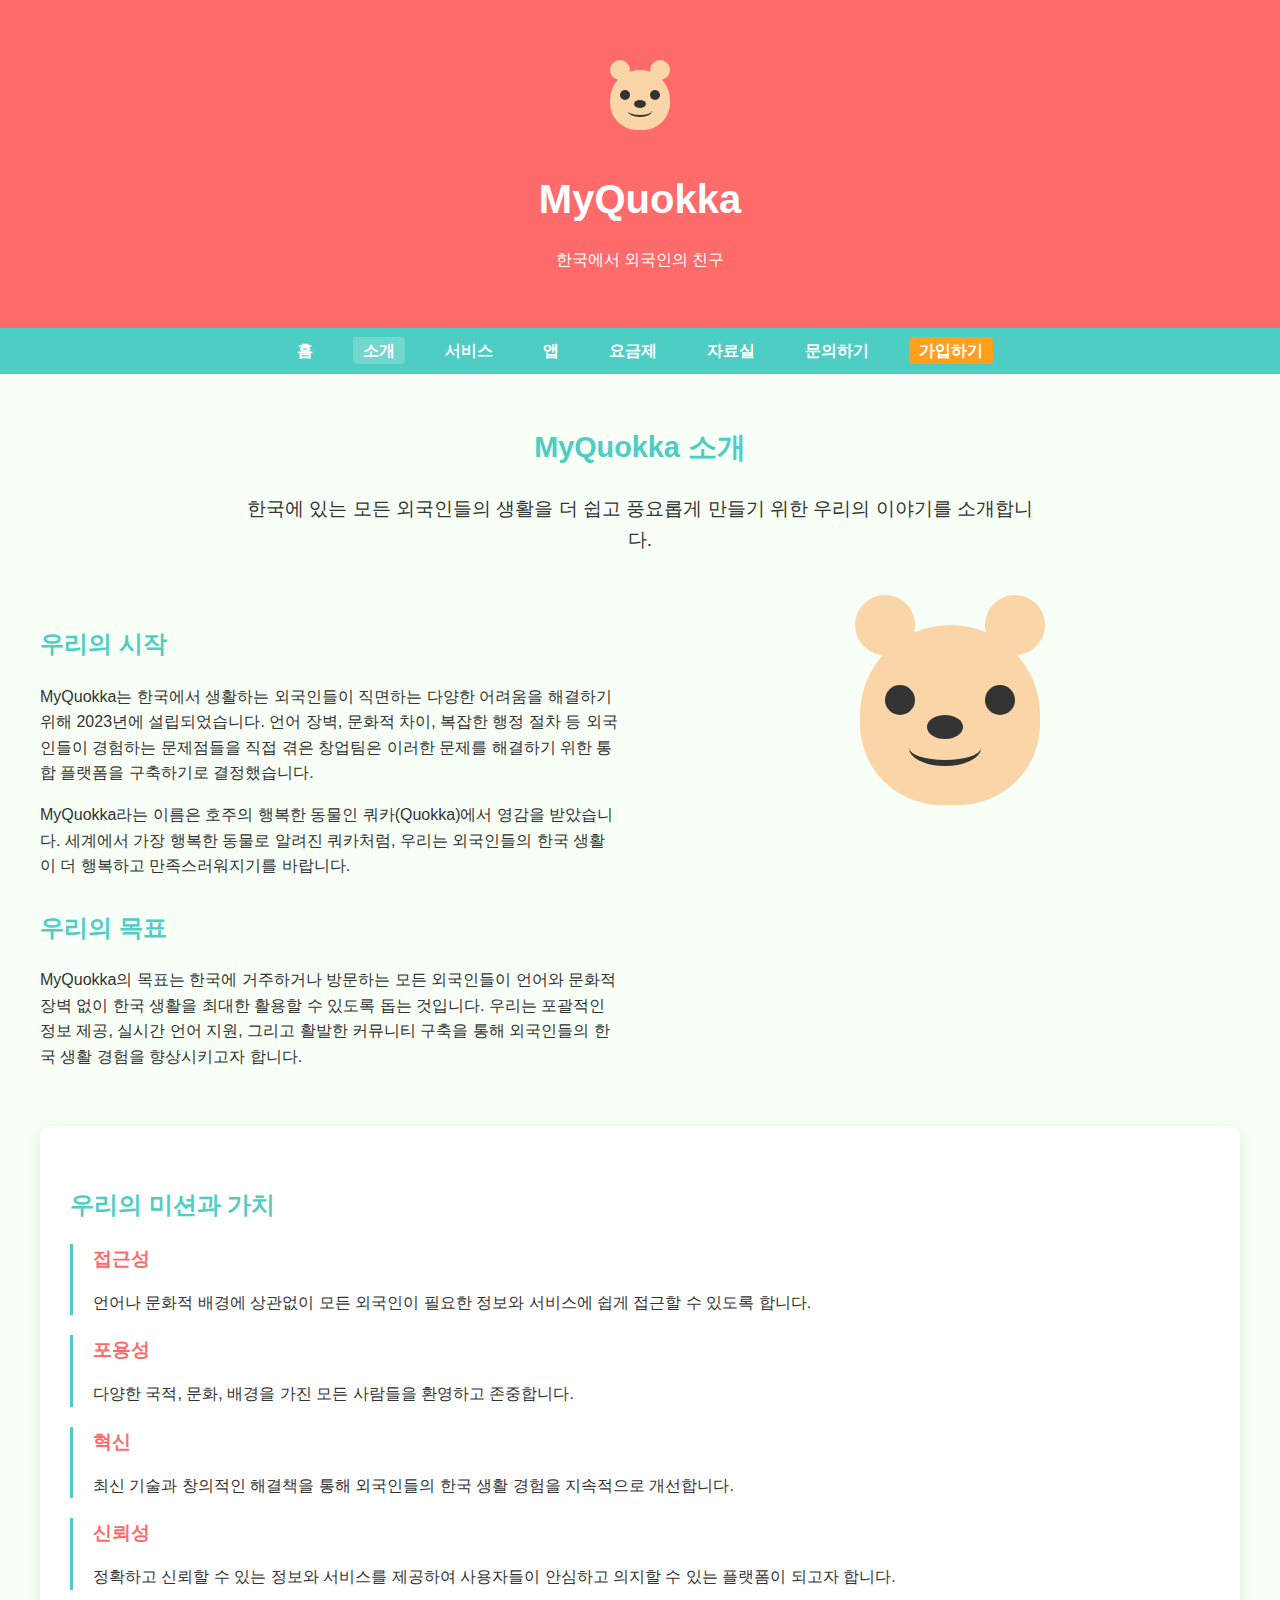
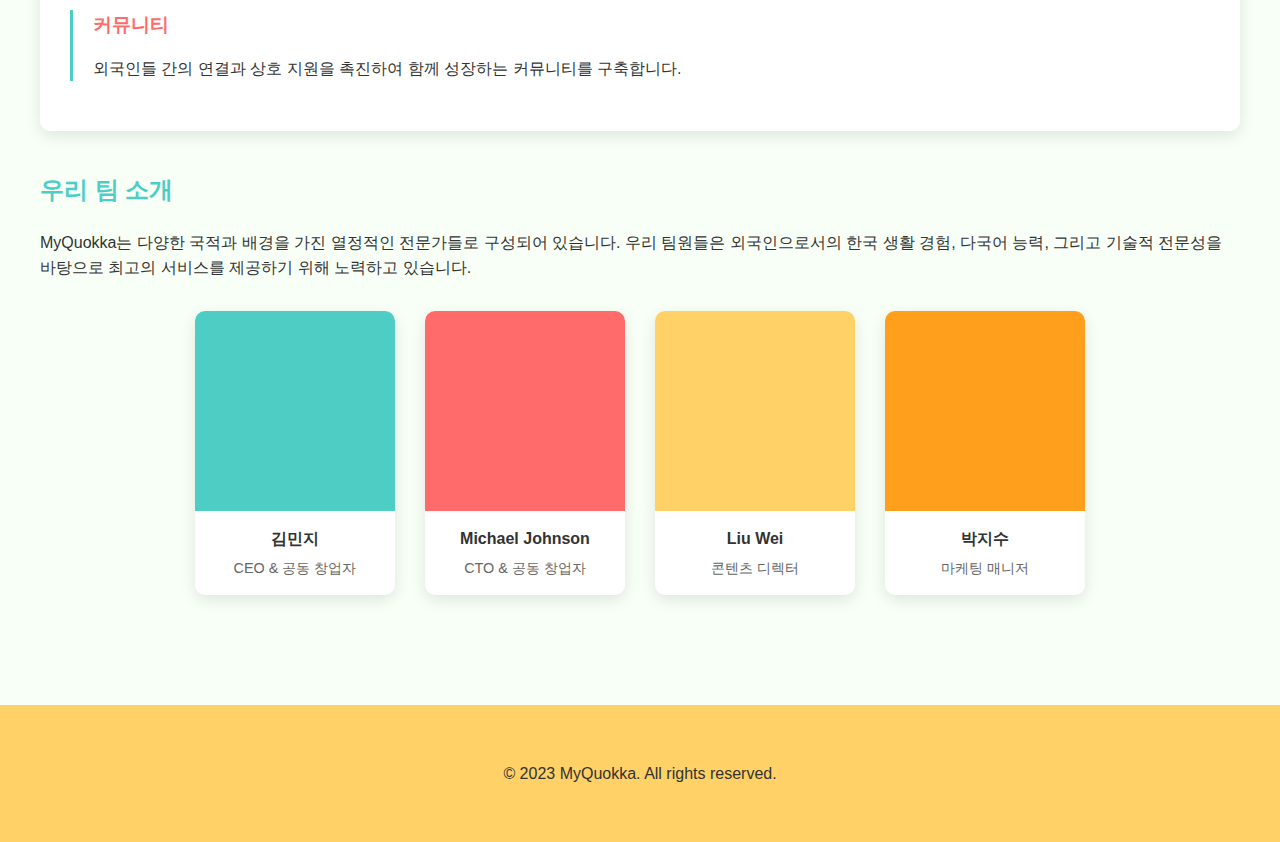
<file: about.html>
<!DOCTYPE html>
<html lang="ko">
<head>
    <meta charset="UTF-8">
    <meta name="viewport" content="width=device-width, initial-scale=1.0">
    <title>MyQuokka - 소개</title>
    <style>
        body {
            font-family: 'Arial', sans-serif;
            line-height: 1.6;
            margin: 0;
            padding: 0;
            color: #333;
            background-color: #F7FFF7;
        }
        .container {
            max-width: 1200px;
            margin: 0 auto;
            padding: 20px;
        }
        header {
            background-color: #FF6B6B;
            color: white;
            text-align: center;
            padding: 40px 0 0 0; /* 상단 패딩만 유지 */
        }
        h1 {
            font-size: 2.5rem;
            margin-bottom: 10px;
        }
        h2 {
            color: #4ECDC4;
            margin-top: 30px;
        }
        .intro {
            font-size: 1.2rem;
            max-width: 800px;
            margin: 0 auto;
            text-align: center;
            margin-bottom: 40px;
        }
        footer {
            background-color: #FFD166;
            color: #333;
            text-align: center;
            padding: 20px 0;
            margin-top: 50px;
        }
        @media (max-width: 768px) {
            .nav-menu {
                flex-direction: column;
            }
            .nav-menu li {
                margin: 5px 0;
            }
        }
        
        /* 쿼카 로고 스타일 */
        .logo-container {
            display: flex;
            justify-content: center;
            align-items: center;
            margin-bottom: 20px;
        }
        .quokka-logo {
            position: relative;
            width: 80px;
            height: 80px;
        }
        .quokka-face {
            position: absolute;
            width: 60px;
            height: 60px;
            background-color: #f9d5a7;
            border-radius: 50% 50% 45% 45%;
            top: 10px;
            left: 10px;
        }
        .quokka-ear-left, .quokka-ear-right {
            position: absolute;
            width: 20px;
            height: 20px;
            background-color: #f9d5a7;
            border-radius: 50%;
        }
        .quokka-ear-left {
            top: 0;
            left: 10px;
        }
        .quokka-ear-right {
            top: 0;
            right: 10px;
        }
        .quokka-eye-left, .quokka-eye-right {
            position: absolute;
            width: 10px;
            height: 10px;
            background-color: #333;
            border-radius: 50%;
        }
        .quokka-eye-left {
            top: 30px;
            left: 20px;
        }
        .quokka-eye-right {
            top: 30px;
            right: 20px;
        }
        .quokka-nose {
            position: absolute;
            width: 12px;
            height: 8px;
            background-color: #333;
            border-radius: 50%;
            top: 40px;
            left: 34px;
        }
        .quokka-mouth {
            position: absolute;
            width: 24px;
            height: 10px;
            border-bottom: 2px solid #333;
            border-radius: 50%;
            top: 45px;
            left: 28px;
        }

        /* 네비게이션 메뉴 스타일 */
        .nav-container {
            background-color: #4ECDC4;
            padding: 10px 0;
            margin-top: 20px;
        }
        .nav-menu {
            display: flex;
            justify-content: center;
            list-style-type: none;
            padding: 0;
            margin: 0;
        }
        .nav-menu li {
            margin: 0 15px;
        }
        .nav-menu a {
            color: white;
            text-decoration: none;
            font-weight: bold;
            padding: 5px 10px;
            border-radius: 4px;
            transition: background-color 0.3s;
        }
        .nav-menu a:hover {
            background-color: rgba(255, 255, 255, 0.2);
        }
        .active {
            background-color: rgba(255, 255, 255, 0.2);
        }
        .cta-button {
            background-color: #FF9F1C;
            padding: 8px 15px;
            border-radius: 4px;
        }
        .cta-button:hover {
            background-color: #FF8C00 !important;
        }

        /* 소개 페이지 스타일 */
        .about-content {
            display: flex;
            flex-wrap: wrap;
            margin: 40px 0;
        }
        .about-text {
            flex: 1;
            min-width: 300px;
            padding-right: 40px;
        }
        .about-image {
            flex: 1;
            min-width: 300px;
            text-align: center;
        }
        .about-image img {
            max-width: 100%;
            border-radius: 10px;
            box-shadow: 0 5px 15px rgba(0,0,0,0.1);
        }
        .mission-values {
            background-color: white;
            padding: 30px;
            border-radius: 10px;
            box-shadow: 0 5px 15px rgba(0,0,0,0.1);
            margin: 40px 0;
        }
        .value-item {
            margin-bottom: 20px;
            padding-left: 20px;
            border-left: 3px solid #4ECDC4;
        }
        .value-item h3 {
            color: #FF6B6B;
            margin-bottom: 5px;
        }
        .team-section {
            margin: 40px 0;
        }
        .team-members {
            display: flex;
            flex-wrap: wrap;
            justify-content: center;
            gap: 30px;
            margin-top: 30px;
        }
        .team-member {
            width: 200px;
            background-color: white;
            border-radius: 10px;
            overflow: hidden;
            box-shadow: 0 5px 15px rgba(0,0,0,0.1);
            text-align: center;
        }
        .team-member img {
            width: 100%;
            height: 200px;
            object-fit: cover;
            display: block;
        }
        .team-member-info {
            padding: 15px;
        }
        .team-member-name {
            font-weight: bold;
            color: #333;
            margin: 0 0 5px 0;
        }
        .team-member-role {
            color: #666;
            font-size: 0.9rem;
            margin: 0;
        }
        @media (max-width: 768px) {
            .about-content {
                flex-direction: column;
            }
            .about-text {
                padding-right: 0;
                margin-bottom: 30px;
            }
        }
    </style>
</head>
<body>
    <header>
        <div class="container">
            <div class="logo-container">
                <div class="quokka-logo">
                    <div class="quokka-ear-left"></div>
                    <div class="quokka-ear-right"></div>
                    <div class="quokka-face"></div>
                    <div class="quokka-eye-left"></div>
                    <div class="quokka-eye-right"></div>
                    <div class="quokka-nose"></div>
                    <div class="quokka-mouth"></div>
                </div>
            </div>
            <h1>MyQuokka</h1>
            <p>한국에서 외국인의 친구</p>
        </div>
        <div class="nav-container">
            <ul class="nav-menu">
                <li><a href="index.html">홈</a></li>
                <li><a href="about.html" class="active">소개</a></li>
                <li><a href="services.html">서비스</a></li>
                <li><a href="app.html">앱</a></li>
                <li><a href="pricing.html">요금제</a></li>
                <li><a href="resources.html">자료실</a></li>
                <li><a href="contact.html">문의하기</a></li>
                <li><a href="signup.html" class="cta-button">가입하기</a></li>
            </ul>
        </div>
    </header>

    <div class="container">
        <div class="intro">
            <h2>MyQuokka 소개</h2>
            <p>한국에 있는 모든 외국인들의 생활을 더 쉽고 풍요롭게 만들기 위한 우리의 이야기를 소개합니다.</p>
        </div>

        <div class="about-content">
            <div class="about-text">
                <h2>우리의 시작</h2>
                <p>MyQuokka는 한국에서 생활하는 외국인들이 직면하는 다양한 어려움을 해결하기 위해 2023년에 설립되었습니다. 언어 장벽, 문화적 차이, 복잡한 행정 절차 등 외국인들이 경험하는 문제점들을 직접 겪은 창업팀은 이러한 문제를 해결하기 위한 통합 플랫폼을 구축하기로 결정했습니다.</p>
                <p>MyQuokka라는 이름은 호주의 행복한 동물인 쿼카(Quokka)에서 영감을 받았습니다. 세계에서 가장 행복한 동물로 알려진 쿼카처럼, 우리는 외국인들의 한국 생활이 더 행복하고 만족스러워지기를 바랍니다.</p>
                <h2>우리의 목표</h2>
                <p>MyQuokka의 목표는 한국에 거주하거나 방문하는 모든 외국인들이 언어와 문화적 장벽 없이 한국 생활을 최대한 활용할 수 있도록 돕는 것입니다. 우리는 포괄적인 정보 제공, 실시간 언어 지원, 그리고 활발한 커뮤니티 구축을 통해 외국인들의 한국 생활 경험을 향상시키고자 합니다.</p>
            </div>
            <div class="about-image">
                <!-- 이미지 대신 쿼카 캐릭터를 더 크게 표시 -->
                <div style="width: 250px; height: 250px; margin: 0 auto; position: relative;">
                    <div style="position: absolute; width: 180px; height: 180px; background-color: #f9d5a7; border-radius: 50% 50% 45% 45%; top: 30px; left: 35px;"></div>
                    <div style="position: absolute; width: 60px; height: 60px; background-color: #f9d5a7; border-radius: 50%; top: 0; left: 30px;"></div>
                    <div style="position: absolute; width: 60px; height: 60px; background-color: #f9d5a7; border-radius: 50%; top: 0; right: 30px;"></div>
                    <div style="position: absolute; width: 30px; height: 30px; background-color: #333; border-radius: 50%; top: 90px; left: 60px;"></div>
                    <div style="position: absolute; width: 30px; height: 30px; background-color: #333; border-radius: 50%; top: 90px; right: 60px;"></div>
                    <div style="position: absolute; width: 36px; height: 24px; background-color: #333; border-radius: 50%; top: 120px; left: 102px;"></div>
                    <div style="position: absolute; width: 72px; height: 30px; border-bottom: 6px solid #333; border-radius: 50%; top: 135px; left: 84px;"></div>
                </div>
            </div>
        </div>

        <div class="mission-values">
            <h2>우리의 미션과 가치</h2>
            <div class="value-item">
                <h3>접근성</h3>
                <p>언어나 문화적 배경에 상관없이 모든 외국인이 필요한 정보와 서비스에 쉽게 접근할 수 있도록 합니다.</p>
            </div>
            <div class="value-item">
                <h3>포용성</h3>
                <p>다양한 국적, 문화, 배경을 가진 모든 사람들을 환영하고 존중합니다.</p>
            </div>
            <div class="value-item">
                <h3>혁신</h3>
                <p>최신 기술과 창의적인 해결책을 통해 외국인들의 한국 생활 경험을 지속적으로 개선합니다.</p>
            </div>
            <div class="value-item">
                <h3>신뢰성</h3>
                <p>정확하고 신뢰할 수 있는 정보와 서비스를 제공하여 사용자들이 안심하고 의지할 수 있는 플랫폼이 되고자 합니다.</p>
            </div>
            <div class="value-item">
                <h3>커뮤니티</h3>
                <p>외국인들 간의 연결과 상호 지원을 촉진하여 함께 성장하는 커뮤니티를 구축합니다.</p>
            </div>
        </div>

        <div class="team-section">
            <h2>우리 팀 소개</h2>
            <p>MyQuokka는 다양한 국적과 배경을 가진 열정적인 전문가들로 구성되어 있습니다. 우리 팀원들은 외국인으로서의 한국 생활 경험, 다국어 능력, 그리고 기술적 전문성을 바탕으로 최고의 서비스를 제공하기 위해 노력하고 있습니다.</p>
            
            <div class="team-members">
                <div class="team-member">
                    <div style="height: 200px; background-color: #4ECDC4;"></div>
                    <div class="team-member-info">
                        <p class="team-member-name">김민지</p>
                        <p class="team-member-role">CEO & 공동 창업자</p>
                    </div>
                </div>
                <div class="team-member">
                    <div style="height: 200px; background-color: #FF6B6B;"></div>
                    <div class="team-member-info">
                        <p class="team-member-name">Michael Johnson</p>
                        <p class="team-member-role">CTO & 공동 창업자</p>
                    </div>
                </div>
                <div class="team-member">
                    <div style="height: 200px; background-color: #FFD166;"></div>
                    <div class="team-member-info">
                        <p class="team-member-name">Liu Wei</p>
                        <p class="team-member-role">콘텐츠 디렉터</p>
                    </div>
                </div>
                <div class="team-member">
                    <div style="height: 200px; background-color: #FF9F1C;"></div>
                    <div class="team-member-info">
                        <p class="team-member-name">박지수</p>
                        <p class="team-member-role">마케팅 매니저</p>
                    </div>
                </div>
            </div>
        </div>
    </div>

    <footer>
        <div class="container">
            <p>&copy; 2023 MyQuokka. All rights reserved.</p>
        </div>
    </footer>
</body>
</html>
</file>
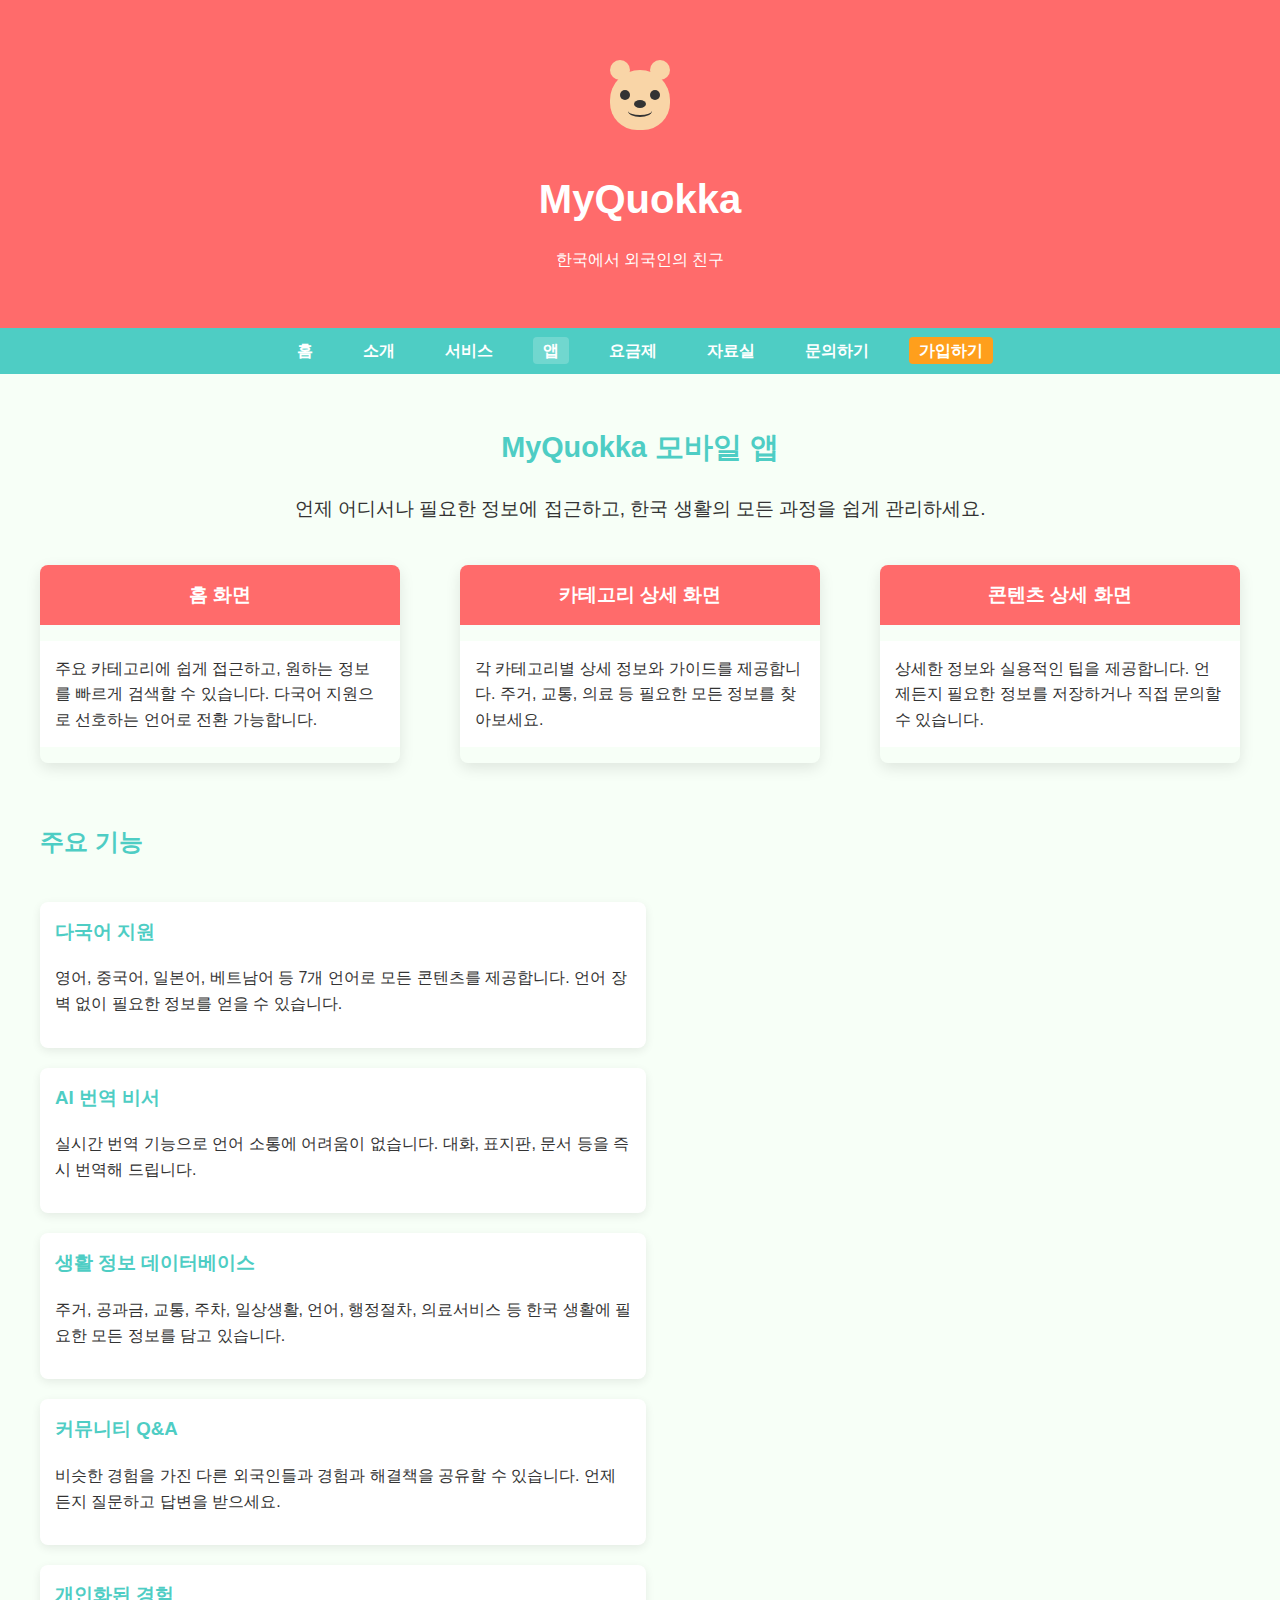
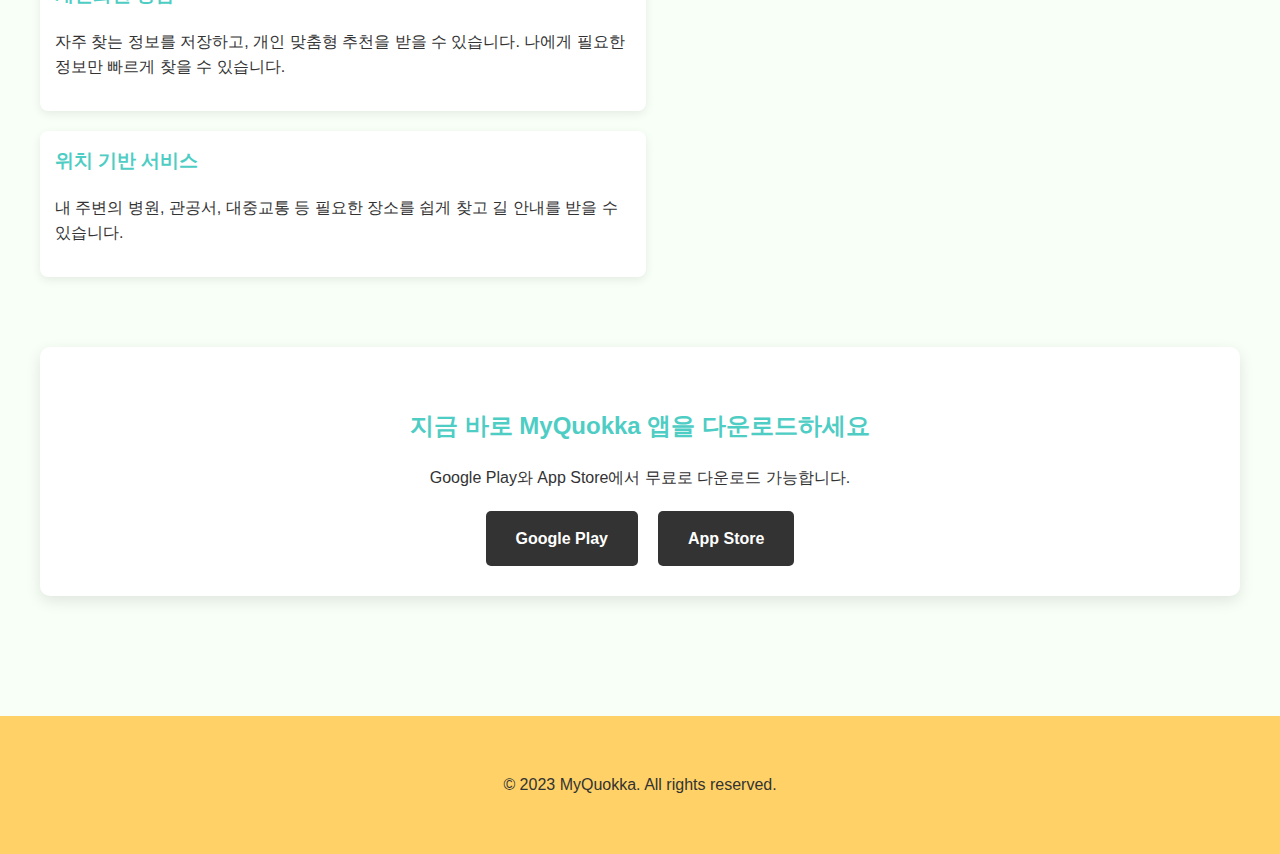
<file: app.html>
<!DOCTYPE html>
<html lang="ko">
<head>
    <meta charset="UTF-8">
    <meta name="viewport" content="width=device-width, initial-scale=1.0">
    <title>MyQuokka - 앱 소개</title>
    <style>
        body {
            font-family: 'Arial', sans-serif;
            line-height: 1.6;
            margin: 0;
            padding: 0;
            color: #333;
            background-color: #F7FFF7;
        }
        .container {
            max-width: 1200px;
            margin: 0 auto;
            padding: 20px;
        }
        header {
            background-color: #FF6B6B;
            color: white;
            text-align: center;
            padding: 40px 0 0 0; /* 상단 패딩만 유지 */
        }
        h1 {
            font-size: 2.5rem;
            margin-bottom: 10px;
        }
        h2 {
            color: #4ECDC4;
            margin-top: 30px;
        }
        .intro {
            font-size: 1.2rem;
            max-width: 800px;
            margin: 0 auto;
            text-align: center;
            margin-bottom: 40px;
        }
        footer {
            background-color: #FFD166;
            color: #333;
            text-align: center;
            padding: 20px 0;
            margin-top: 50px;
        }
        @media (max-width: 768px) {
            .nav-menu {
                flex-direction: column;
            }
            .nav-menu li {
                margin: 5px 0;
            }
        }
        
        /* 쿼카 로고 스타일 */
        .logo-container {
            display: flex;
            justify-content: center;
            align-items: center;
            margin-bottom: 20px;
        }
        .quokka-logo {
            position: relative;
            width: 80px;
            height: 80px;
        }
        .quokka-face {
            position: absolute;
            width: 60px;
            height: 60px;
            background-color: #f9d5a7;
            border-radius: 50% 50% 45% 45%;
            top: 10px;
            left: 10px;
        }
        .quokka-ear-left, .quokka-ear-right {
            position: absolute;
            width: 20px;
            height: 20px;
            background-color: #f9d5a7;
            border-radius: 50%;
        }
        .quokka-ear-left {
            top: 0;
            left: 10px;
        }
        .quokka-ear-right {
            top: 0;
            right: 10px;
        }
        .quokka-eye-left, .quokka-eye-right {
            position: absolute;
            width: 10px;
            height: 10px;
            background-color: #333;
            border-radius: 50%;
        }
        .quokka-eye-left {
            top: 30px;
            left: 20px;
        }
        .quokka-eye-right {
            top: 30px;
            right: 20px;
        }
        .quokka-nose {
            position: absolute;
            width: 12px;
            height: 8px;
            background-color: #333;
            border-radius: 50%;
            top: 40px;
            left: 34px;
        }
        .quokka-mouth {
            position: absolute;
            width: 24px;
            height: 10px;
            border-bottom: 2px solid #333;
            border-radius: 50%;
            top: 45px;
            left: 28px;
        }

        /* 네비게이션 메뉴 스타일 */
        .nav-container {
            background-color: #4ECDC4;
            padding: 10px 0;
            margin-top: 20px;
        }
        .nav-menu {
            display: flex;
            justify-content: center;
            list-style-type: none;
            padding: 0;
            margin: 0;
        }
        .nav-menu li {
            margin: 0 15px;
        }
        .nav-menu a {
            color: white;
            text-decoration: none;
            font-weight: bold;
            padding: 5px 10px;
            border-radius: 4px;
            transition: background-color 0.3s;
        }
        .nav-menu a:hover {
            background-color: rgba(255, 255, 255, 0.2);
        }
        .active {
            background-color: rgba(255, 255, 255, 0.2);
        }
        .cta-button {
            background-color: #FF9F1C;
            padding: 8px 15px;
            border-radius: 4px;
        }
        .cta-button:hover {
            background-color: #FF8C00 !important;
        }

        /* 앱 소개 페이지 스타일 */
        .app-showcase {
            display: flex;
            flex-wrap: wrap;
            justify-content: space-between;
            margin: 30px 0;
        }
        .app-screenshot {
            width: 30%;
            margin-bottom: 30px;
            box-shadow: 0 5px 15px rgba(0,0,0,0.1);
            border-radius: 8px;
            overflow: hidden;
        }
        .app-screenshot img {
            width: 100%;
            display: block;
        }
        .app-screenshot h3 {
            background-color: #FF6B6B;
            color: white;
            margin: 0;
            padding: 15px;
            text-align: center;
        }
        .app-screenshot p {
            padding: 15px;
            background-color: white;
        }
        .app-features {
            display: flex;
            flex-wrap: wrap;
            margin-top: 40px;
        }
        .feature-item {
            width: 48%;
            margin-bottom: 20px;
            padding: 15px;
            background-color: white;
            border-radius: 8px;
            box-shadow: 0 3px 10px rgba(0,0,0,0.08);
        }
        .feature-item:nth-child(odd) {
            margin-right: 4%;
        }
        .feature-item h3 {
            color: #4ECDC4;
            margin-top: 0;
        }
        .download-section {
            text-align: center;
            margin: 50px 0;
            padding: 30px;
            background-color: white;
            border-radius: 10px;
            box-shadow: 0 5px 15px rgba(0,0,0,0.1);
        }
        .download-buttons {
            display: flex;
            justify-content: center;
            margin-top: 20px;
        }
        .download-button {
            display: inline-block;
            margin: 0 10px;
            padding: 15px 30px;
            background-color: #333;
            color: white;
            text-decoration: none;
            border-radius: 5px;
            font-weight: bold;
            transition: background-color 0.3s;
        }
        .download-button:hover {
            background-color: #555;
        }
        @media (max-width: 768px) {
            .app-screenshot {
                width: 100%;
            }
            .feature-item {
                width: 100%;
                margin-right: 0 !important;
            }
            .download-buttons {
                flex-direction: column;
            }
            .download-button {
                margin: 10px 0;
            }
        }
    </style>
</head>
<body>
    <header>
        <div class="container">
            <div class="logo-container">
                <div class="quokka-logo">
                    <div class="quokka-ear-left"></div>
                    <div class="quokka-ear-right"></div>
                    <div class="quokka-face"></div>
                    <div class="quokka-eye-left"></div>
                    <div class="quokka-eye-right"></div>
                    <div class="quokka-nose"></div>
                    <div class="quokka-mouth"></div>
                </div>
            </div>
            <h1>MyQuokka</h1>
            <p>한국에서 외국인의 친구</p>
        </div>
        <div class="nav-container">
            <ul class="nav-menu">
                <li><a href="index.html">홈</a></li>
                <li><a href="about.html">소개</a></li>
                <li><a href="services.html">서비스</a></li>
                <li><a href="app.html" class="active">앱</a></li>
                <li><a href="pricing.html">요금제</a></li>
                <li><a href="resources.html">자료실</a></li>
                <li><a href="contact.html">문의하기</a></li>
                <li><a href="signup.html" class="cta-button">가입하기</a></li>
            </ul>
        </div>
    </header>

    <div class="container">
        <div class="intro">
            <h2>MyQuokka 모바일 앱</h2>
            <p>언제 어디서나 필요한 정보에 접근하고, 한국 생활의 모든 과정을 쉽게 관리하세요.</p>
        </div>

        <div class="app-showcase">
            <div class="app-screenshot">
                <h3>홈 화면</h3>
                <p>주요 카테고리에 쉽게 접근하고, 원하는 정보를 빠르게 검색할 수 있습니다. 다국어 지원으로 선호하는 언어로 전환 가능합니다.</p>
            </div>
            <div class="app-screenshot">
                <h3>카테고리 상세 화면</h3>
                <p>각 카테고리별 상세 정보와 가이드를 제공합니다. 주거, 교통, 의료 등 필요한 모든 정보를 찾아보세요.</p>
            </div>
            <div class="app-screenshot">
                <h3>콘텐츠 상세 화면</h3>
                <p>상세한 정보와 실용적인 팁을 제공합니다. 언제든지 필요한 정보를 저장하거나 직접 문의할 수 있습니다.</p>
            </div>
        </div>

        <h2>주요 기능</h2>
        <div class="app-features">
            <div class="feature-item">
                <h3>다국어 지원</h3>
                <p>영어, 중국어, 일본어, 베트남어 등 7개 언어로 모든 콘텐츠를 제공합니다. 언어 장벽 없이 필요한 정보를 얻을 수 있습니다.</p>
            </div>
            <div class="feature-item">
                <h3>AI 번역 비서</h3>
                <p>실시간 번역 기능으로 언어 소통에 어려움이 없습니다. 대화, 표지판, 문서 등을 즉시 번역해 드립니다.</p>
            </div>
            <div class="feature-item">
                <h3>생활 정보 데이터베이스</h3>
                <p>주거, 공과금, 교통, 주차, 일상생활, 언어, 행정절차, 의료서비스 등 한국 생활에 필요한 모든 정보를 담고 있습니다.</p>
            </div>
            <div class="feature-item">
                <h3>커뮤니티 Q&A</h3>
                <p>비슷한 경험을 가진 다른 외국인들과 경험과 해결책을 공유할 수 있습니다. 언제든지 질문하고 답변을 받으세요.</p>
            </div>
            <div class="feature-item">
                <h3>개인화된 경험</h3>
                <p>자주 찾는 정보를 저장하고, 개인 맞춤형 추천을 받을 수 있습니다. 나에게 필요한 정보만 빠르게 찾을 수 있습니다.</p>
            </div>
            <div class="feature-item">
                <h3>위치 기반 서비스</h3>
                <p>내 주변의 병원, 관공서, 대중교통 등 필요한 장소를 쉽게 찾고 길 안내를 받을 수 있습니다.</p>
            </div>
        </div>

        <div class="download-section">
            <h2>지금 바로 MyQuokka 앱을 다운로드하세요</h2>
            <p>Google Play와 App Store에서 무료로 다운로드 가능합니다.</p>
            <div class="download-buttons">
                <a href="#" class="download-button">Google Play</a>
                <a href="#" class="download-button">App Store</a>
            </div>
        </div>
    </div>

    <footer>
        <div class="container">
            <p>&copy; 2023 MyQuokka. All rights reserved.</p>
        </div>
    </footer>
</body>
</html>
</file>
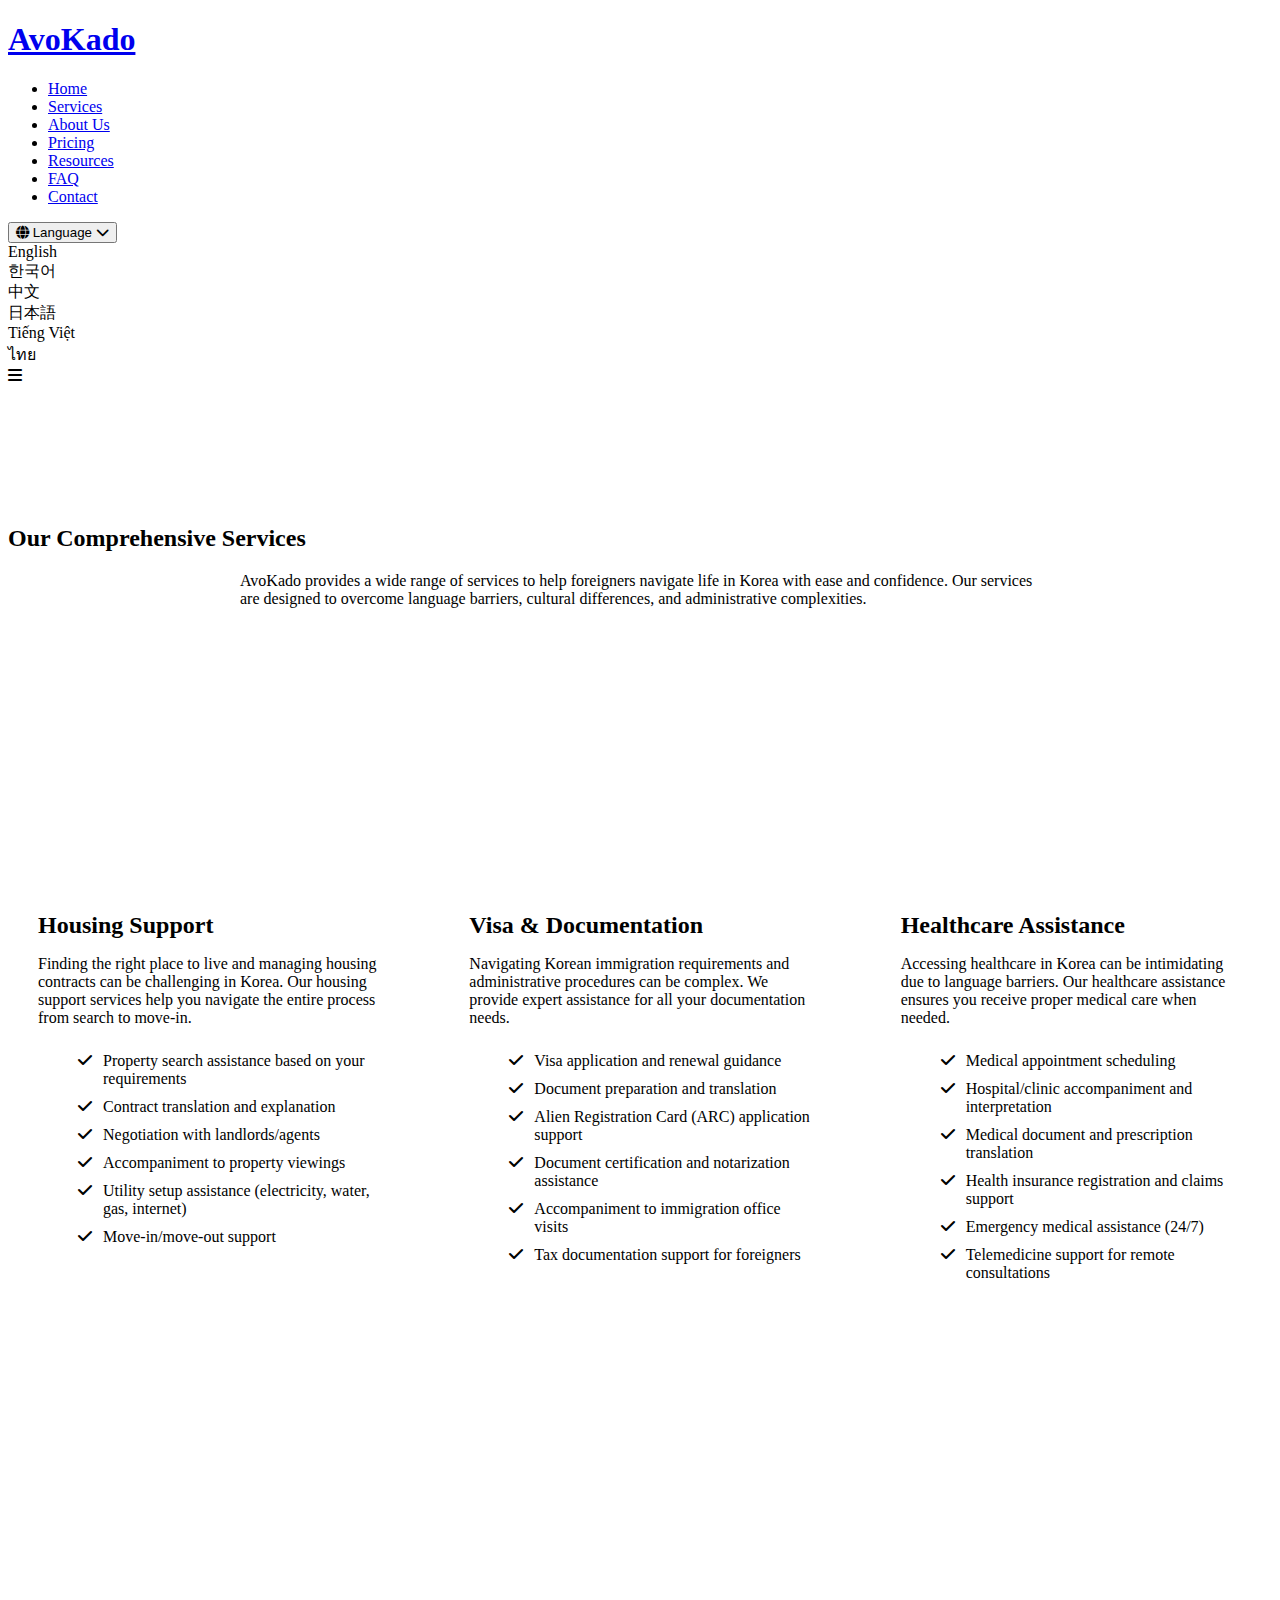
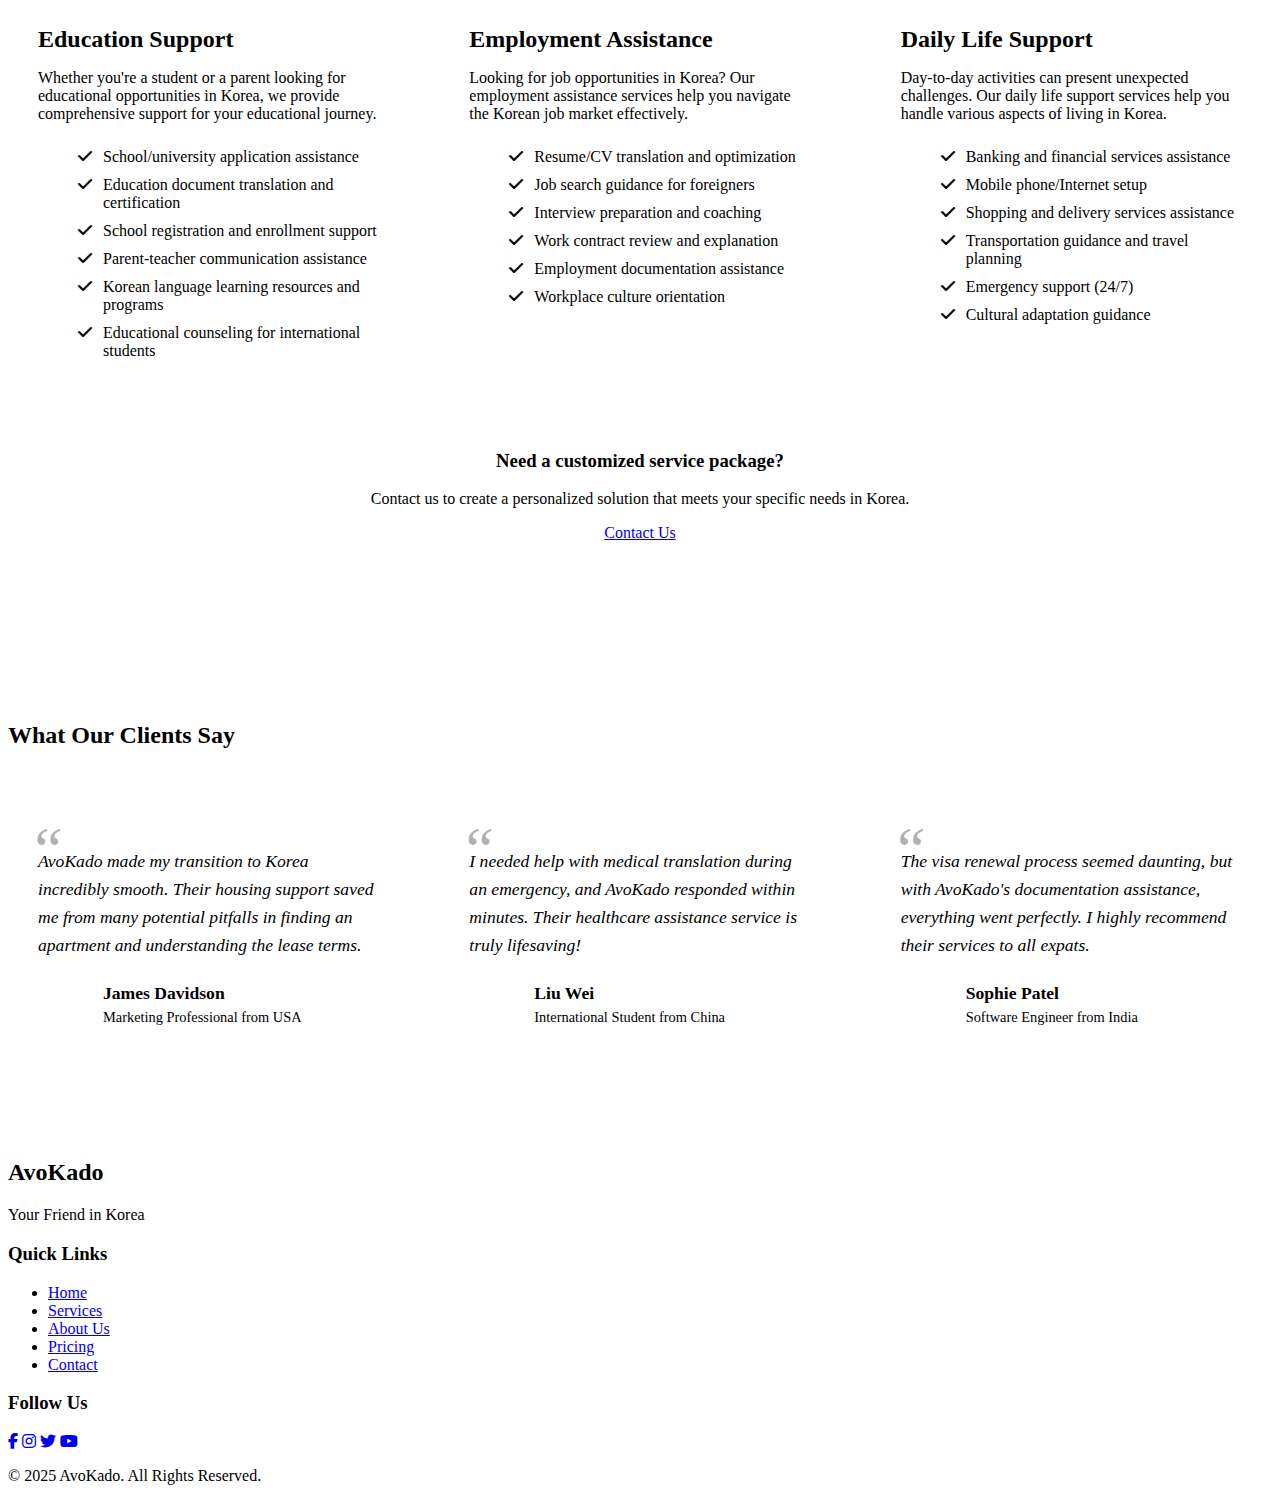
<file: services.html>
<!DOCTYPE html>
<html lang="en">
<head>
    <meta charset="UTF-8">
    <meta name="viewport" content="width=device-width, initial-scale=1.0">
    <title>Our Services - AvoKado</title>
    <link rel="stylesheet" href="assets/css/style.css">
    <!-- Google Fonts -->
    <link rel="preconnect" href="https://fonts.googleapis.com">
    <link rel="preconnect" href="https://fonts.gstatic.com" crossorigin>
    <link href="https://fonts.googleapis.com/css2?family=Noto+Sans+KR:wght@300;400;500;700&family=Poppins:wght@300;400;500;600;700&display=swap" rel="stylesheet">
    <!-- Font Awesome -->
    <link rel="stylesheet" href="https://cdnjs.cloudflare.com/ajax/libs/font-awesome/6.4.0/css/all.min.css">
    <style>
        /* 서비스 페이지 특화 스타일 */
        .service-detail {
            padding: 120px 0 80px;
        }

        .service-detail-grid {
            display: grid;
            grid-template-columns: repeat(auto-fill, minmax(350px, 1fr));
            gap: 30px;
            margin-top: 50px;
        }

        .service-detail-item {
            background-color: var(--bg-color);
            border-radius: 10px;
            box-shadow: var(--shadow);
            overflow: hidden;
            transition: var(--transition);
        }

        .service-detail-item:hover {
            transform: translateY(-10px);
            box-shadow: 0 15px 30px rgba(0, 0, 0, 0.1);
        }

        .service-detail-image {
            height: 200px;
            background-color: var(--primary-color);
            display: flex;
            align-items: center;
            justify-content: center;
        }

        .service-detail-image i {
            font-size: 70px;
            color: white;
        }

        .service-detail-content {
            padding: 30px;
        }

        .service-detail-title {
            font-size: 1.5rem;
            margin-bottom: 15px;
            color: var(--primary-color);
        }

        .service-detail-text {
            margin-bottom: 20px;
            color: var(--light-text);
        }

        .service-features {
            list-style: none;
            margin-bottom: 25px;
        }

        .service-features li {
            padding: 5px 0;
            position: relative;
            padding-left: 25px;
        }

        .service-features li:before {
            content: "\f00c";
            font-family: "Font Awesome 5 Free";
            font-weight: 900;
            color: var(--primary-color);
            position: absolute;
            left: 0;
        }

        .service-cta {
            text-align: center;
            margin-top: 30px;
        }

        .testimonial-section {
            background-color: var(--light-bg);
            padding: 80px 0;
        }

        .testimonial-grid {
            display: grid;
            grid-template-columns: repeat(auto-fill, minmax(300px, 1fr));
            gap: 30px;
            margin-top: 50px;
        }

        .testimonial-card {
            background-color: var(--bg-color);
            border-radius: 10px;
            padding: 30px;
            box-shadow: var(--shadow);
            position: relative;
        }

        .testimonial-quote {
            font-size: 1.1rem;
            font-style: italic;
            margin-bottom: 20px;
            color: var(--text-color);
            line-height: 1.6;
        }

        .testimonial-quote:before {
            content: "\201C";
            font-size: 4rem;
            color: var(--primary-color);
            opacity: 0.3;
            position: absolute;
            top: 0;
            left: 20px;
        }

        .testimonial-author {
            display: flex;
            align-items: center;
        }

        .testimonial-avatar {
            width: 50px;
            height: 50px;
            border-radius: 50%;
            background-color: var(--primary-color);
            margin-right: 15px;
            display: flex;
            align-items: center;
            justify-content: center;
            color: white;
            font-weight: bold;
        }

        .testimonial-info h4 {
            margin: 0 0 5px 0;
            font-size: 1.1rem;
        }

        .testimonial-info p {
            margin: 0;
            color: var(--light-text);
            font-size: 0.9rem;
        }
    </style>
</head>
<body>
    <header class="header">
        <div class="container">
            <div class="logo">
                <a href="index.html">
                    <h1>AvoKado</h1>
                </a>
            </div>
            <nav class="nav">
                <ul class="nav-links">
                    <li><a href="index.html">Home</a></li>
                    <li><a href="services.html" class="active">Services</a></li>
                    <li><a href="about.html">About Us</a></li>
                    <li><a href="pricing.html">Pricing</a></li>
                    <li><a href="resources.html">Resources</a></li>
                    <li><a href="faq.html">FAQ</a></li>
                    <li><a href="index.html#contact">Contact</a></li>
                </ul>
                <div class="lang-selector">
                    <button id="lang-selector-btn">
                        <i class="fas fa-globe"></i> Language
                        <i class="fas fa-chevron-down"></i>
                    </button>
                    <div class="lang-dropdown" id="lang-dropdown">
                        <div class="lang-option" data-lang="en">English</div>
                        <div class="lang-option" data-lang="ko">한국어</div>
                        <div class="lang-option" data-lang="zh">中文</div>
                        <div class="lang-option" data-lang="ja">日本語</div>
                        <div class="lang-option" data-lang="vi">Tiếng Việt</div>
                        <div class="lang-option" data-lang="th">ไทย</div>
                    </div>
                </div>
            </nav>
            <div class="mobile-nav-toggle" id="mobile-nav-toggle">
                <i class="fas fa-bars"></i>
            </div>
        </div>
    </header>

    <main>
        <section class="service-detail">
            <div class="container">
                <h2 class="section-title">Our Comprehensive Services</h2>
                <p class="text-center" style="max-width: 800px; margin: 0 auto 40px;">
                    AvoKado provides a wide range of services to help foreigners navigate life in Korea with ease and confidence. Our services are designed to overcome language barriers, cultural differences, and administrative complexities.
                </p>
                
                <div class="service-detail-grid">
                    <div class="service-detail-item">
                        <div class="service-detail-image">
                            <i class="fas fa-building"></i>
                        </div>
                        <div class="service-detail-content">
                            <h3 class="service-detail-title">Housing Support</h3>
                            <p class="service-detail-text">
                                Finding the right place to live and managing housing contracts can be challenging in Korea. Our housing support services help you navigate the entire process from search to move-in.
                            </p>
                            <ul class="service-features">
                                <li>Property search assistance based on your requirements</li>
                                <li>Contract translation and explanation</li>
                                <li>Negotiation with landlords/agents</li>
                                <li>Accompaniment to property viewings</li>
                                <li>Utility setup assistance (electricity, water, gas, internet)</li>
                                <li>Move-in/move-out support</li>
                            </ul>
                        </div>
                    </div>

                    <div class="service-detail-item">
                        <div class="service-detail-image">
                            <i class="fas fa-file-alt"></i>
                        </div>
                        <div class="service-detail-content">
                            <h3 class="service-detail-title">Visa & Documentation</h3>
                            <p class="service-detail-text">
                                Navigating Korean immigration requirements and administrative procedures can be complex. We provide expert assistance for all your documentation needs.
                            </p>
                            <ul class="service-features">
                                <li>Visa application and renewal guidance</li>
                                <li>Document preparation and translation</li>
                                <li>Alien Registration Card (ARC) application support</li>
                                <li>Document certification and notarization assistance</li>
                                <li>Accompaniment to immigration office visits</li>
                                <li>Tax documentation support for foreigners</li>
                            </ul>
                        </div>
                    </div>

                    <div class="service-detail-item">
                        <div class="service-detail-image">
                            <i class="fas fa-heartbeat"></i>
                        </div>
                        <div class="service-detail-content">
                            <h3 class="service-detail-title">Healthcare Assistance</h3>
                            <p class="service-detail-text">
                                Accessing healthcare in Korea can be intimidating due to language barriers. Our healthcare assistance ensures you receive proper medical care when needed.
                            </p>
                            <ul class="service-features">
                                <li>Medical appointment scheduling</li>
                                <li>Hospital/clinic accompaniment and interpretation</li>
                                <li>Medical document and prescription translation</li>
                                <li>Health insurance registration and claims support</li>
                                <li>Emergency medical assistance (24/7)</li>
                                <li>Telemedicine support for remote consultations</li>
                            </ul>
                        </div>
                    </div>

                    <div class="service-detail-item">
                        <div class="service-detail-image">
                            <i class="fas fa-graduation-cap"></i>
                        </div>
                        <div class="service-detail-content">
                            <h3 class="service-detail-title">Education Support</h3>
                            <p class="service-detail-text">
                                Whether you're a student or a parent looking for educational opportunities in Korea, we provide comprehensive support for your educational journey.
                            </p>
                            <ul class="service-features">
                                <li>School/university application assistance</li>
                                <li>Education document translation and certification</li>
                                <li>School registration and enrollment support</li>
                                <li>Parent-teacher communication assistance</li>
                                <li>Korean language learning resources and programs</li>
                                <li>Educational counseling for international students</li>
                            </ul>
                        </div>
                    </div>

                    <div class="service-detail-item">
                        <div class="service-detail-image">
                            <i class="fas fa-briefcase"></i>
                        </div>
                        <div class="service-detail-content">
                            <h3 class="service-detail-title">Employment Assistance</h3>
                            <p class="service-detail-text">
                                Looking for job opportunities in Korea? Our employment assistance services help you navigate the Korean job market effectively.
                            </p>
                            <ul class="service-features">
                                <li>Resume/CV translation and optimization</li>
                                <li>Job search guidance for foreigners</li>
                                <li>Interview preparation and coaching</li>
                                <li>Work contract review and explanation</li>
                                <li>Employment documentation assistance</li>
                                <li>Workplace culture orientation</li>
                            </ul>
                        </div>
                    </div>

                    <div class="service-detail-item">
                        <div class="service-detail-image">
                            <i class="fas fa-hands-helping"></i>
                        </div>
                        <div class="service-detail-content">
                            <h3 class="service-detail-title">Daily Life Support</h3>
                            <p class="service-detail-text">
                                Day-to-day activities can present unexpected challenges. Our daily life support services help you handle various aspects of living in Korea.
                            </p>
                            <ul class="service-features">
                                <li>Banking and financial services assistance</li>
                                <li>Mobile phone/Internet setup</li>
                                <li>Shopping and delivery services assistance</li>
                                <li>Transportation guidance and travel planning</li>
                                <li>Emergency support (24/7)</li>
                                <li>Cultural adaptation guidance</li>
                            </ul>
                        </div>
                    </div>
                </div>

                <div class="service-cta">
                    <h3>Need a customized service package?</h3>
                    <p>Contact us to create a personalized solution that meets your specific needs in Korea.</p>
                    <a href="index.html#contact" class="btn btn-primary">Contact Us</a>
                </div>
            </div>
        </section>

        <section class="testimonial-section">
            <div class="container">
                <h2 class="section-title">What Our Clients Say</h2>
                
                <div class="testimonial-grid">
                    <div class="testimonial-card">
                        <p class="testimonial-quote">
                            AvoKado made my transition to Korea incredibly smooth. Their housing support saved me from many potential pitfalls in finding an apartment and understanding the lease terms.
                        </p>
                        <div class="testimonial-author">
                            <div class="testimonial-avatar">JD</div>
                            <div class="testimonial-info">
                                <h4>James Davidson</h4>
                                <p>Marketing Professional from USA</p>
                            </div>
                        </div>
                    </div>

                    <div class="testimonial-card">
                        <p class="testimonial-quote">
                            I needed help with medical translation during an emergency, and AvoKado responded within minutes. Their healthcare assistance service is truly lifesaving!
                        </p>
                        <div class="testimonial-author">
                            <div class="testimonial-avatar">LW</div>
                            <div class="testimonial-info">
                                <h4>Liu Wei</h4>
                                <p>International Student from China</p>
                            </div>
                        </div>
                    </div>

                    <div class="testimonial-card">
                        <p class="testimonial-quote">
                            The visa renewal process seemed daunting, but with AvoKado's documentation assistance, everything went perfectly. I highly recommend their services to all expats.
                        </p>
                        <div class="testimonial-author">
                            <div class="testimonial-avatar">SP</div>
                            <div class="testimonial-info">
                                <h4>Sophie Patel</h4>
                                <p>Software Engineer from India</p>
                            </div>
                        </div>
                    </div>
                </div>
            </div>
        </section>
    </main>

    <footer class="footer">
        <div class="container">
            <div class="footer-content">
                <div class="footer-logo">
                    <h2>AvoKado</h2>
                    <p>Your Friend in Korea</p>
                </div>
                <div class="footer-links">
                    <h3>Quick Links</h3>
                    <ul>
                        <li><a href="index.html">Home</a></li>
                        <li><a href="services.html">Services</a></li>
                        <li><a href="about.html">About Us</a></li>
                        <li><a href="pricing.html">Pricing</a></li>
                        <li><a href="index.html#contact">Contact</a></li>
                    </ul>
                </div>
                <div class="footer-social">
                    <h3>Follow Us</h3>
                    <div class="social-icons">
                        <a href="#"><i class="fab fa-facebook-f"></i></a>
                        <a href="#"><i class="fab fa-instagram"></i></a>
                        <a href="#"><i class="fab fa-twitter"></i></a>
                        <a href="#"><i class="fab fa-youtube"></i></a>
                    </div>
                </div>
            </div>
            <div class="footer-bottom">
                <p>&copy; 2025 AvoKado. All Rights Reserved.</p>
            </div>
        </div>
    </footer>

    <script src="assets/js/script.js"></script>
</body>
</html>
</file>
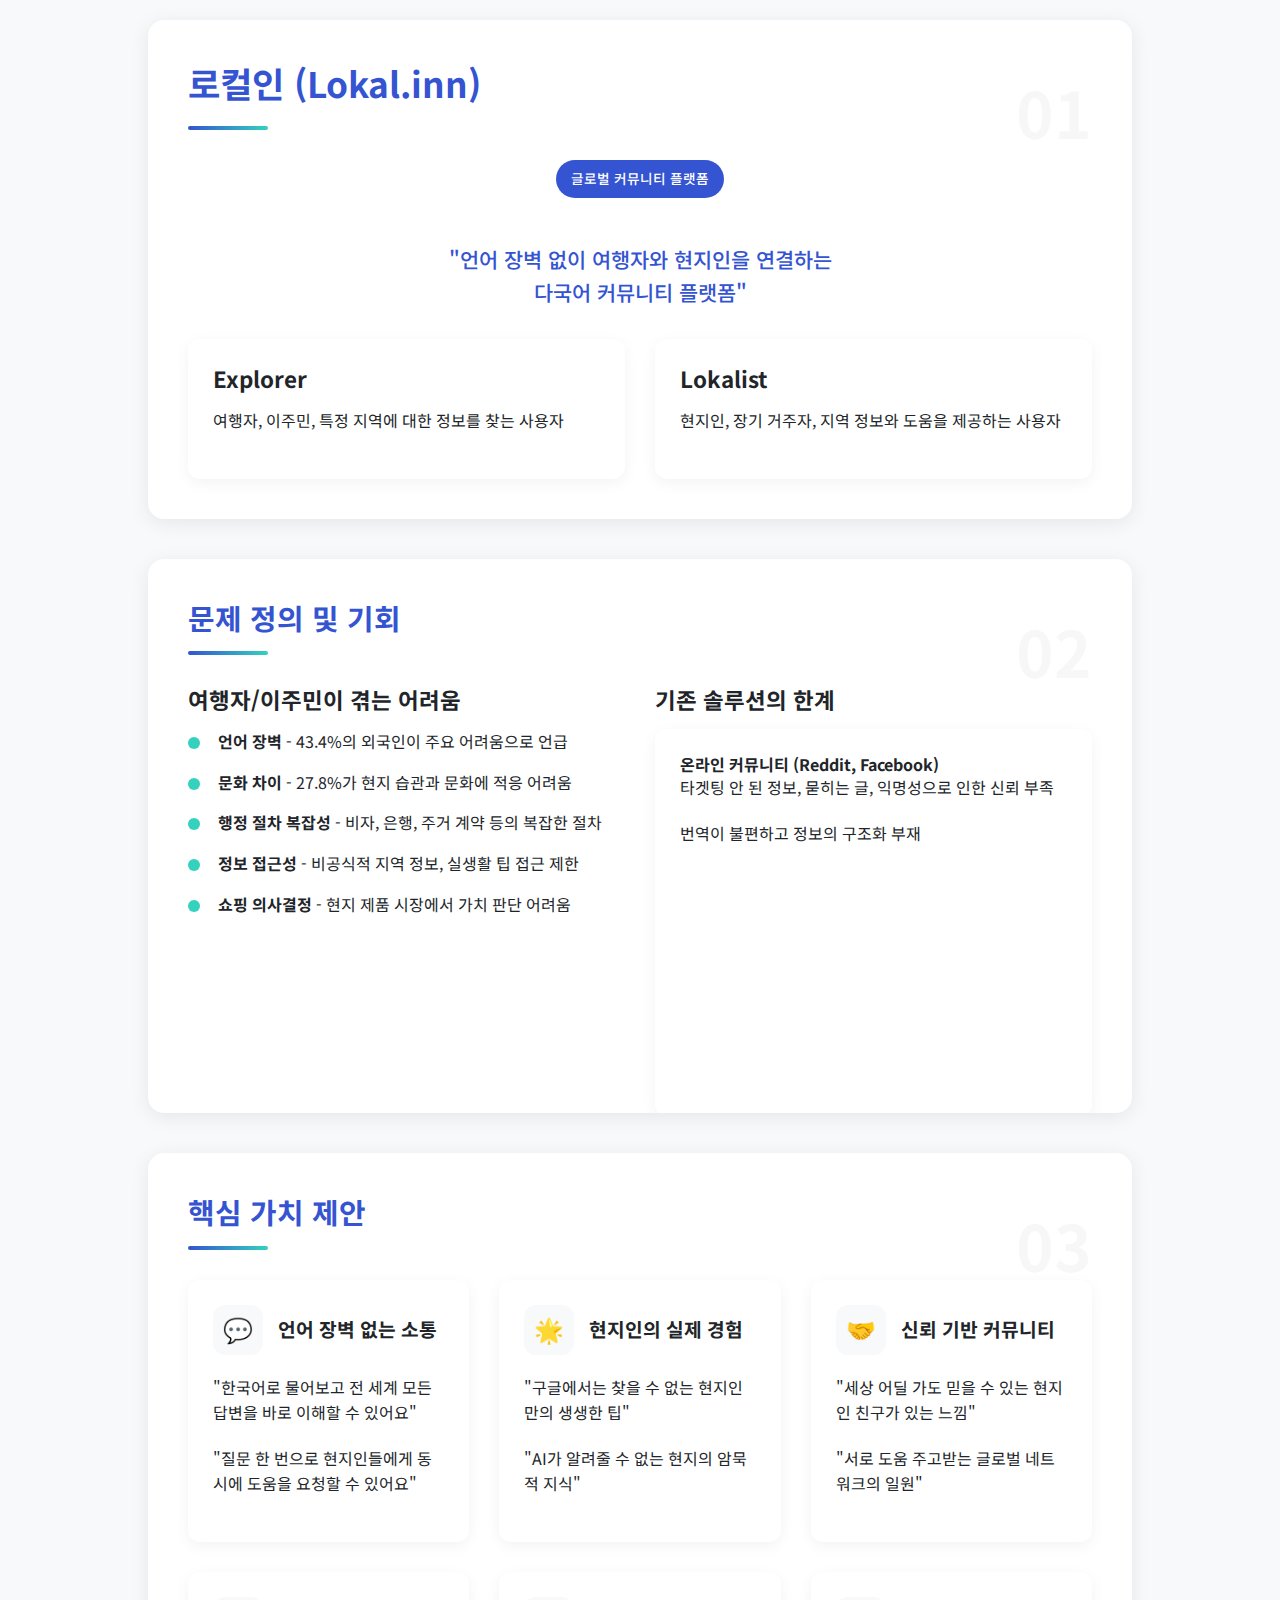
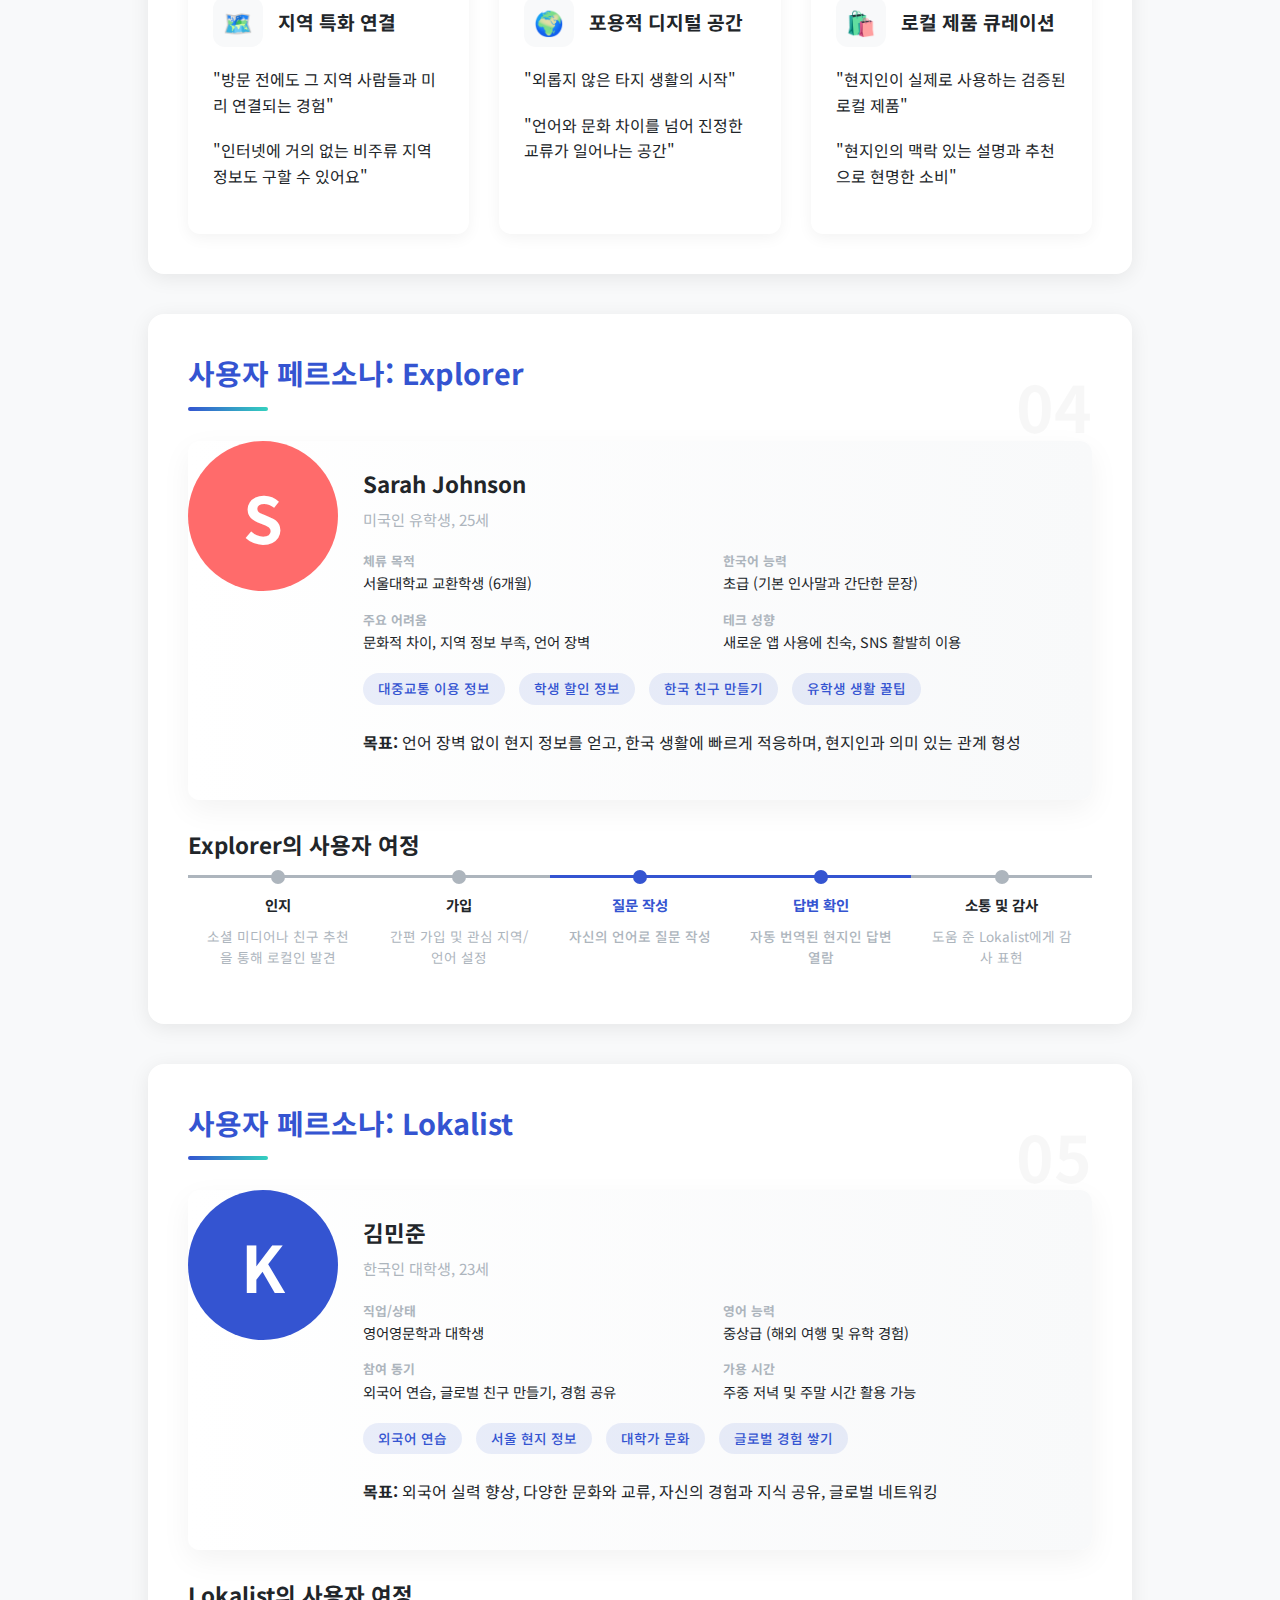
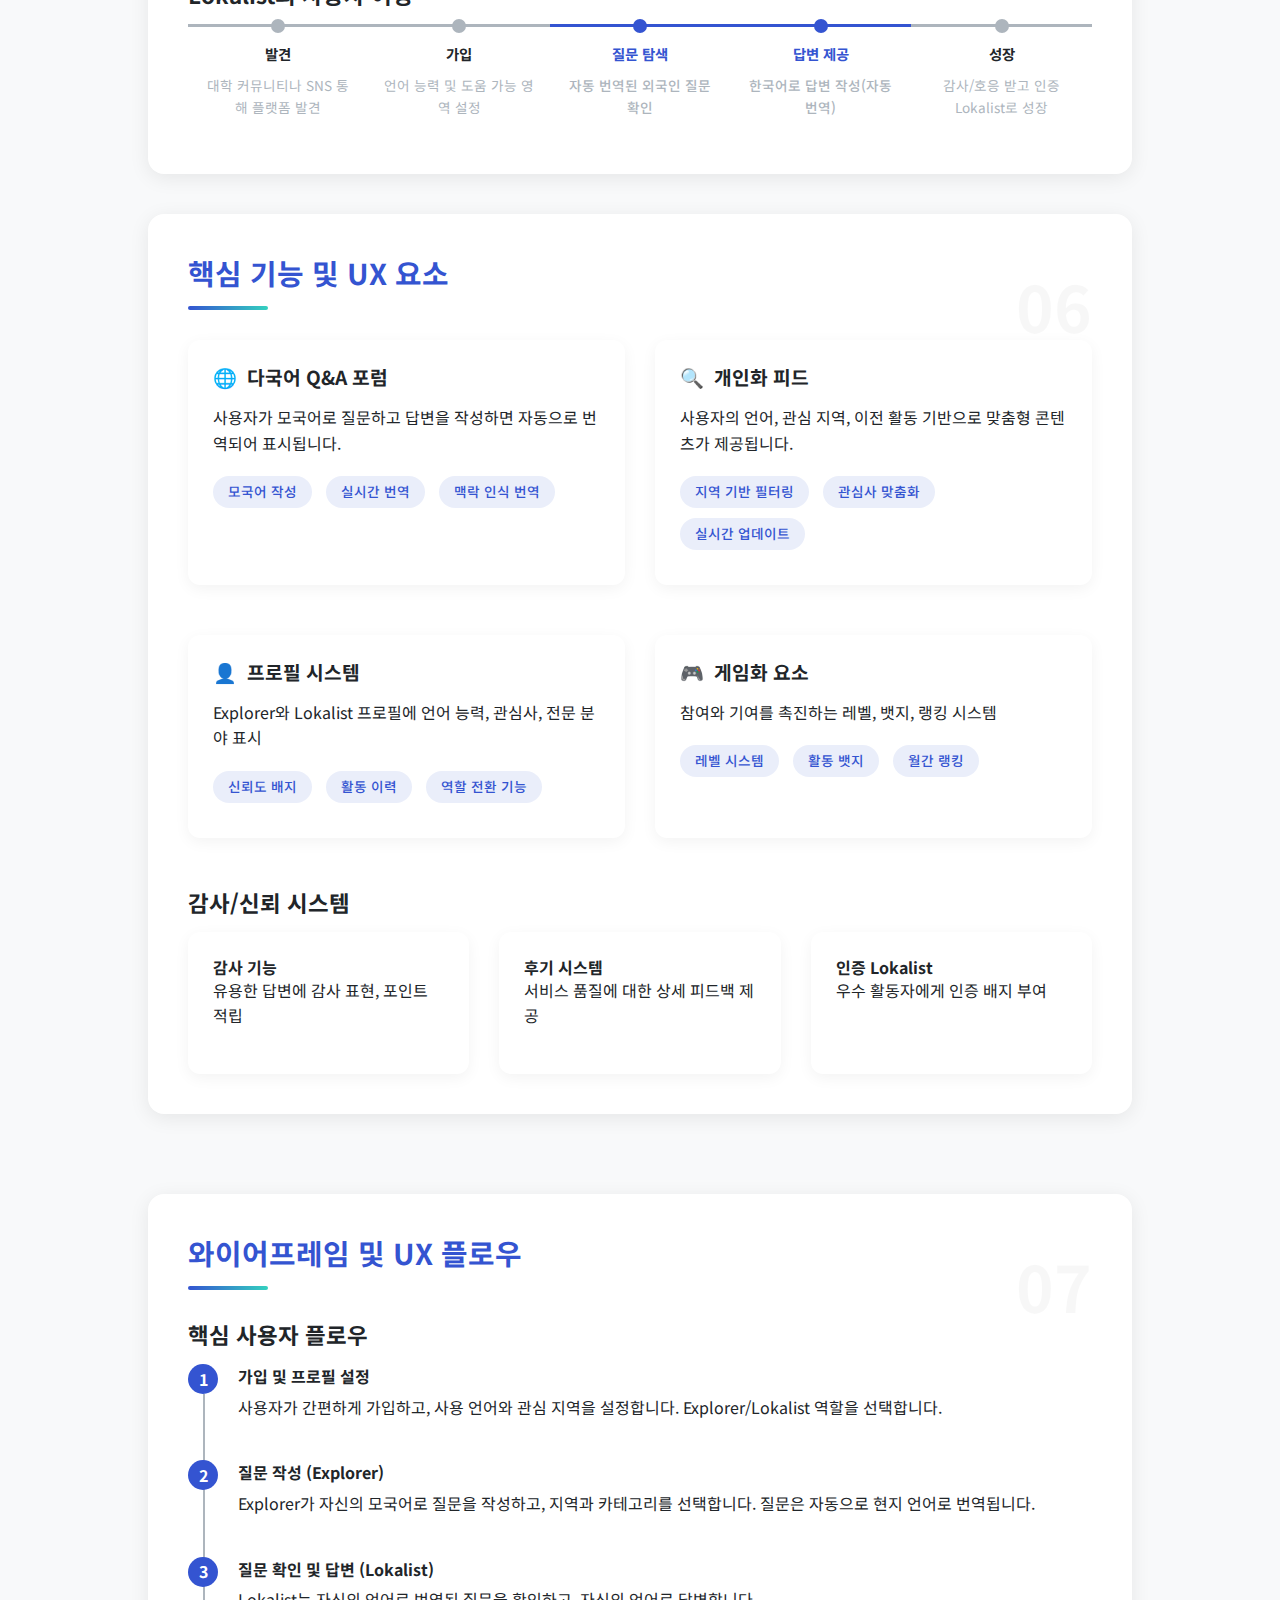
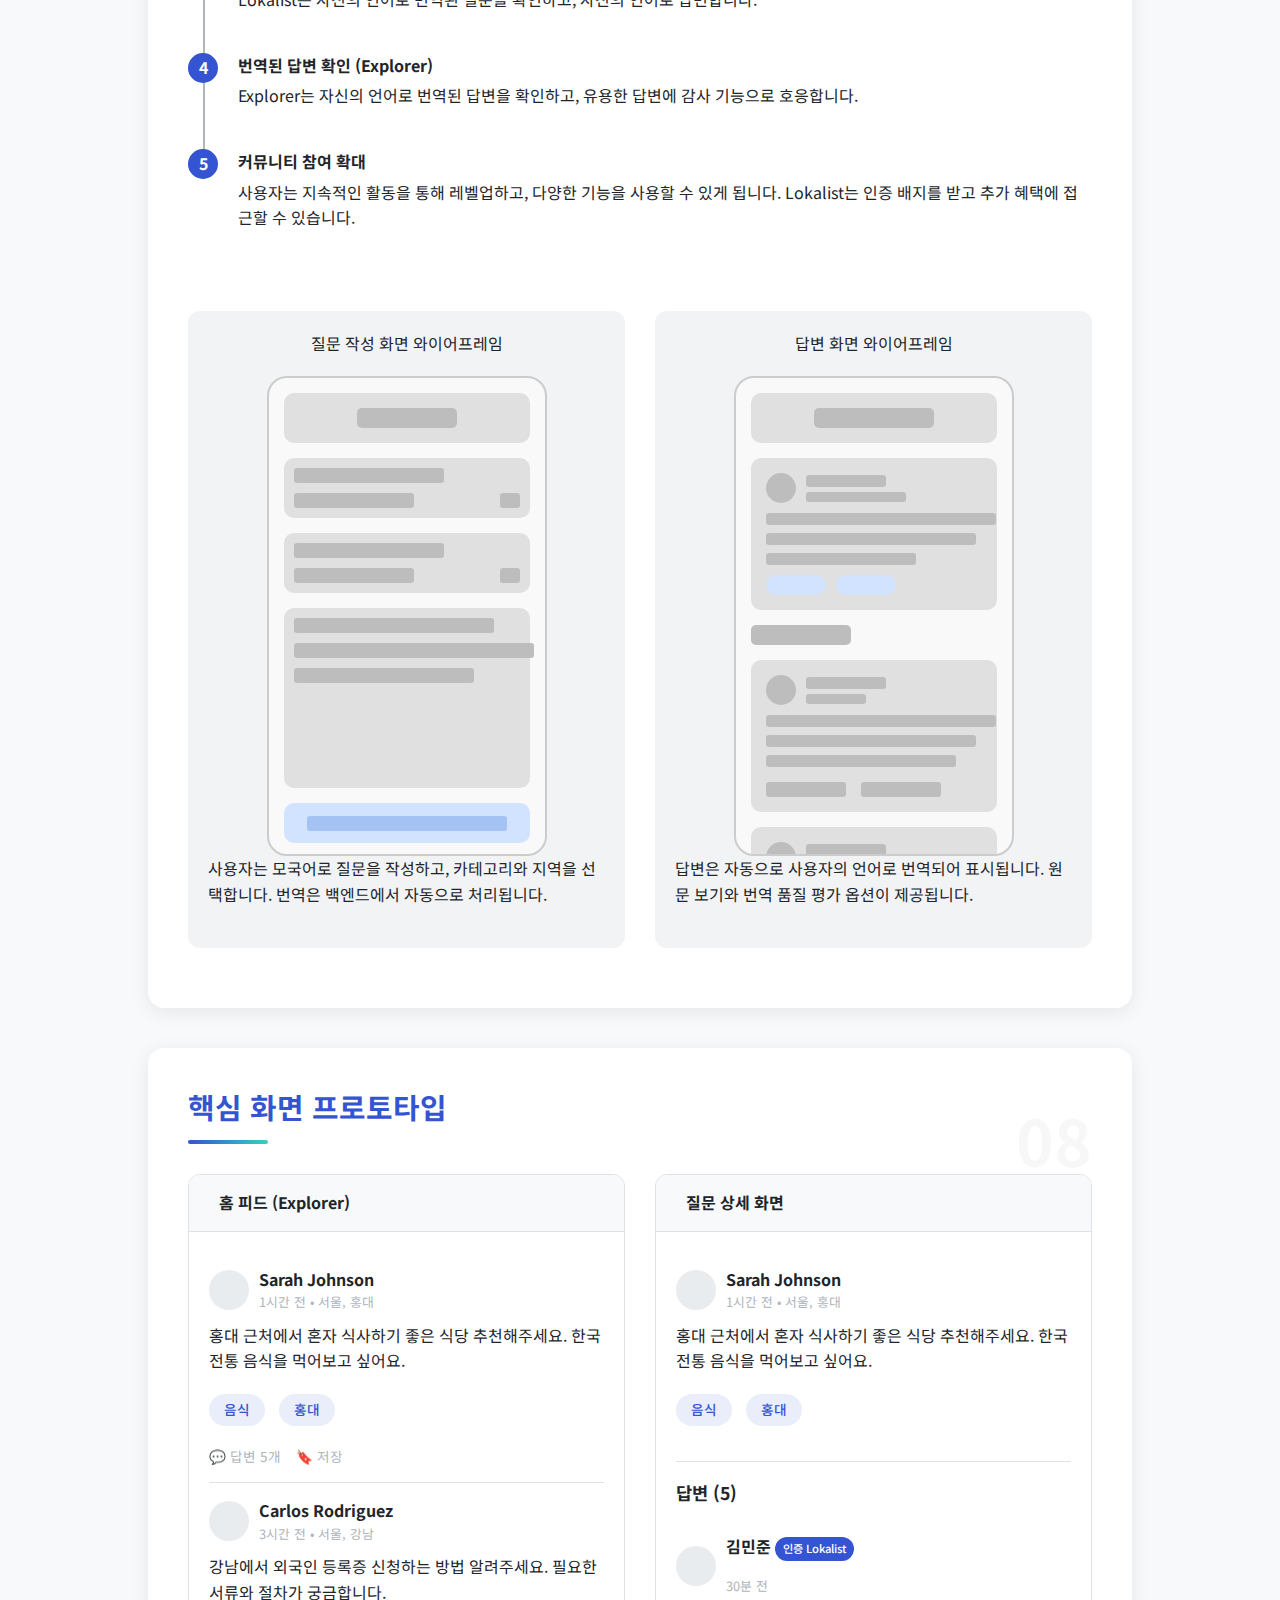
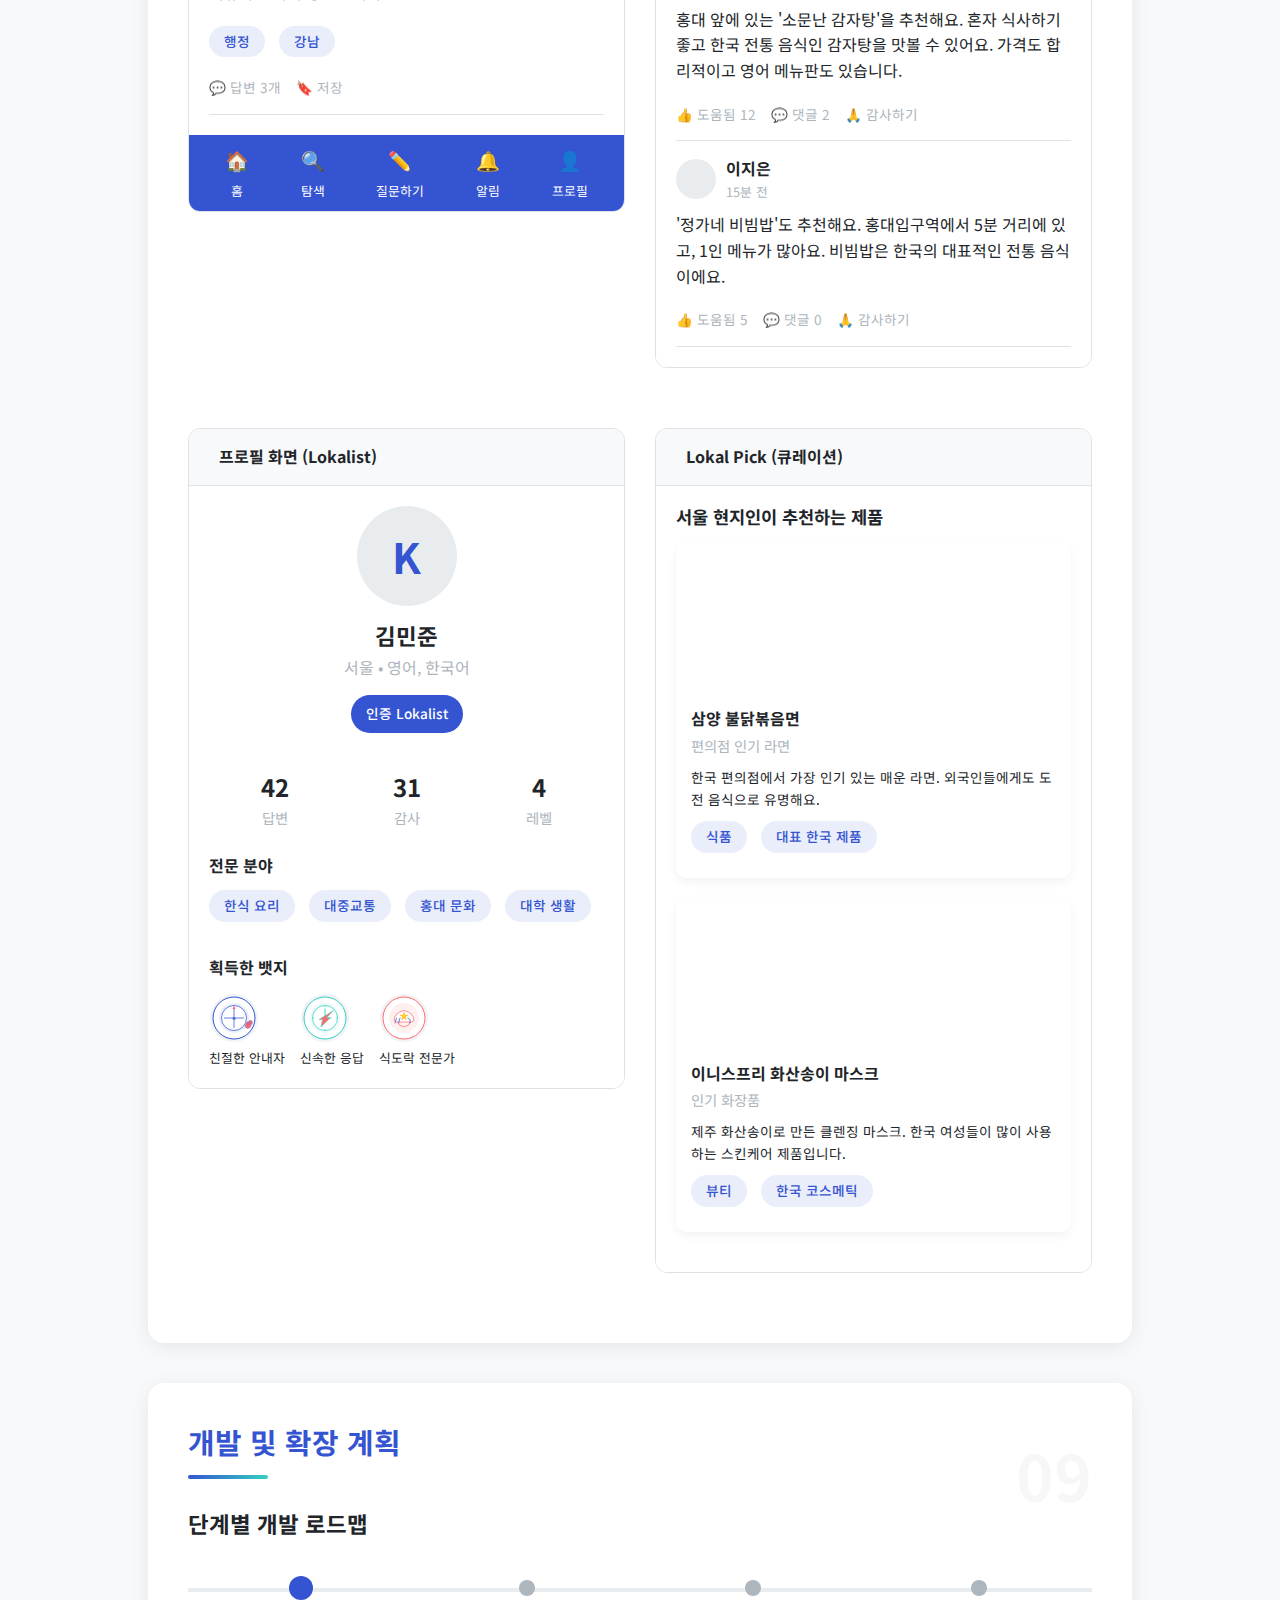
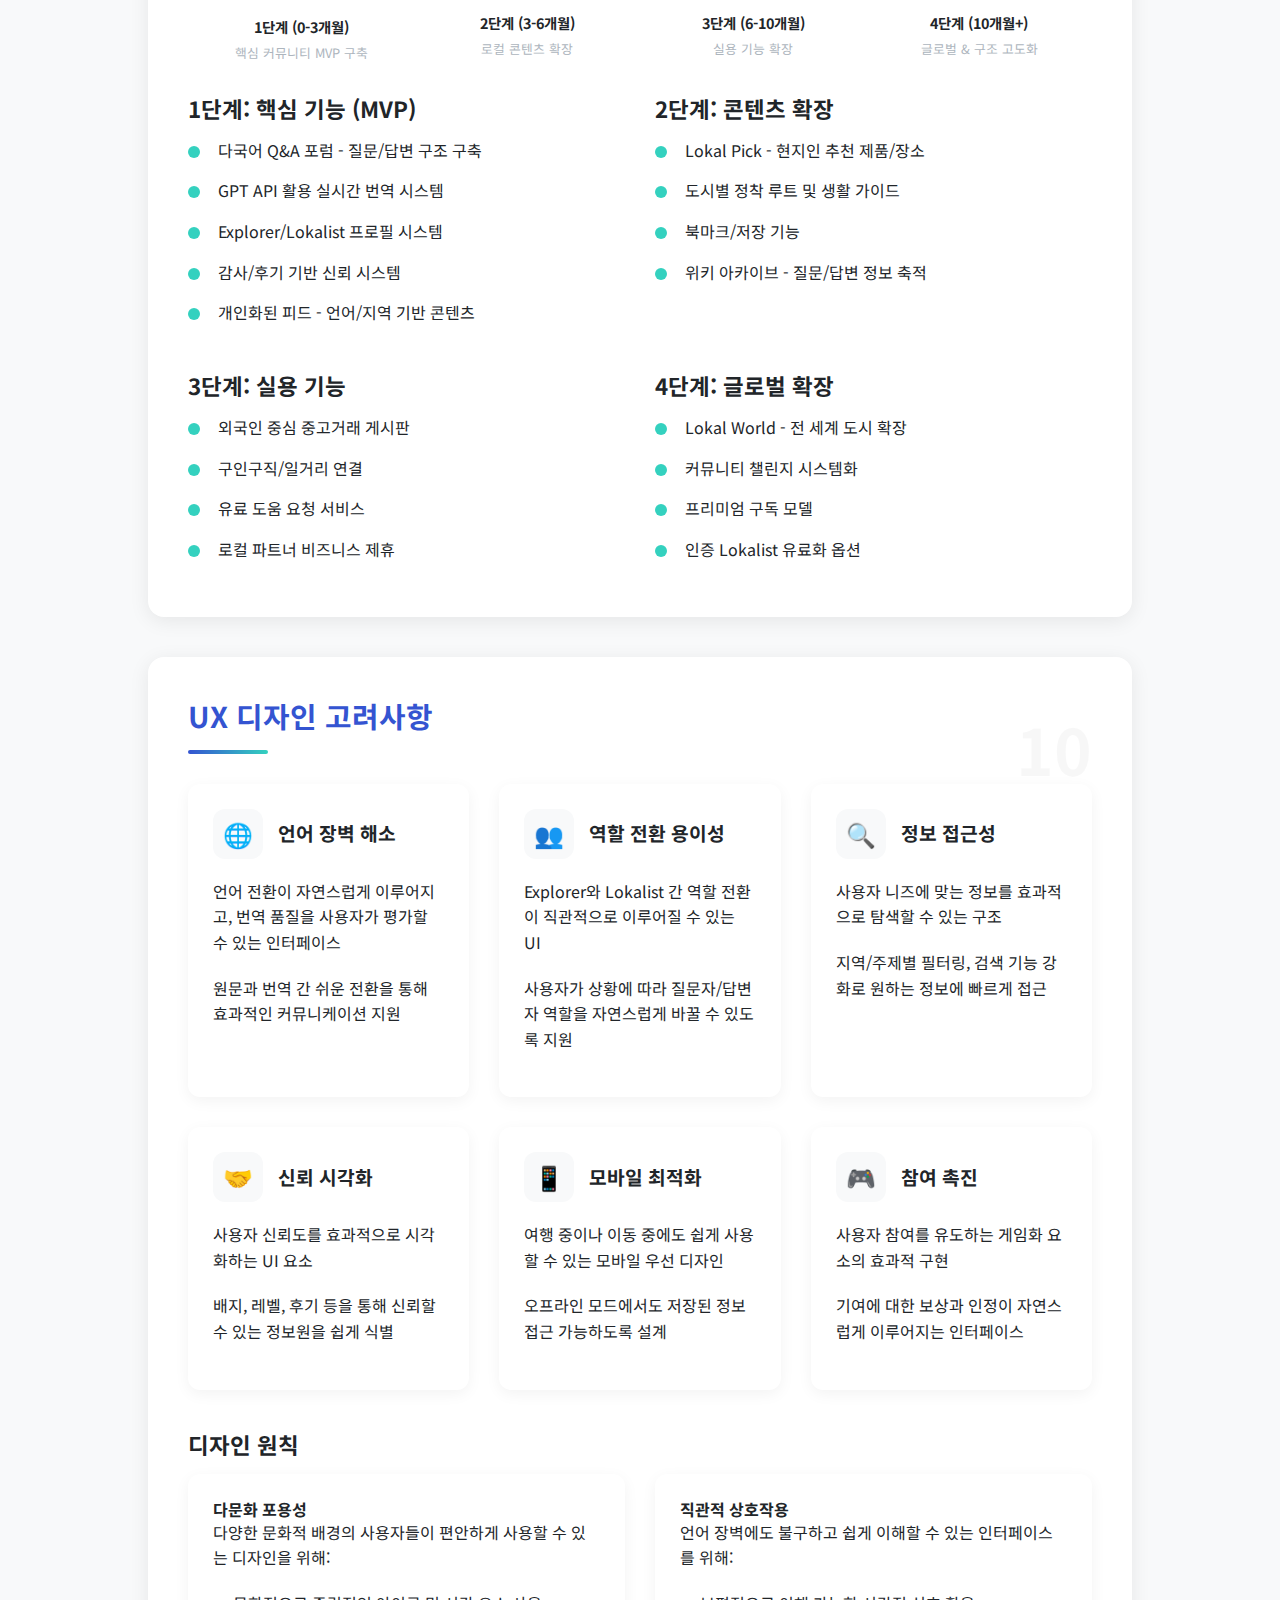
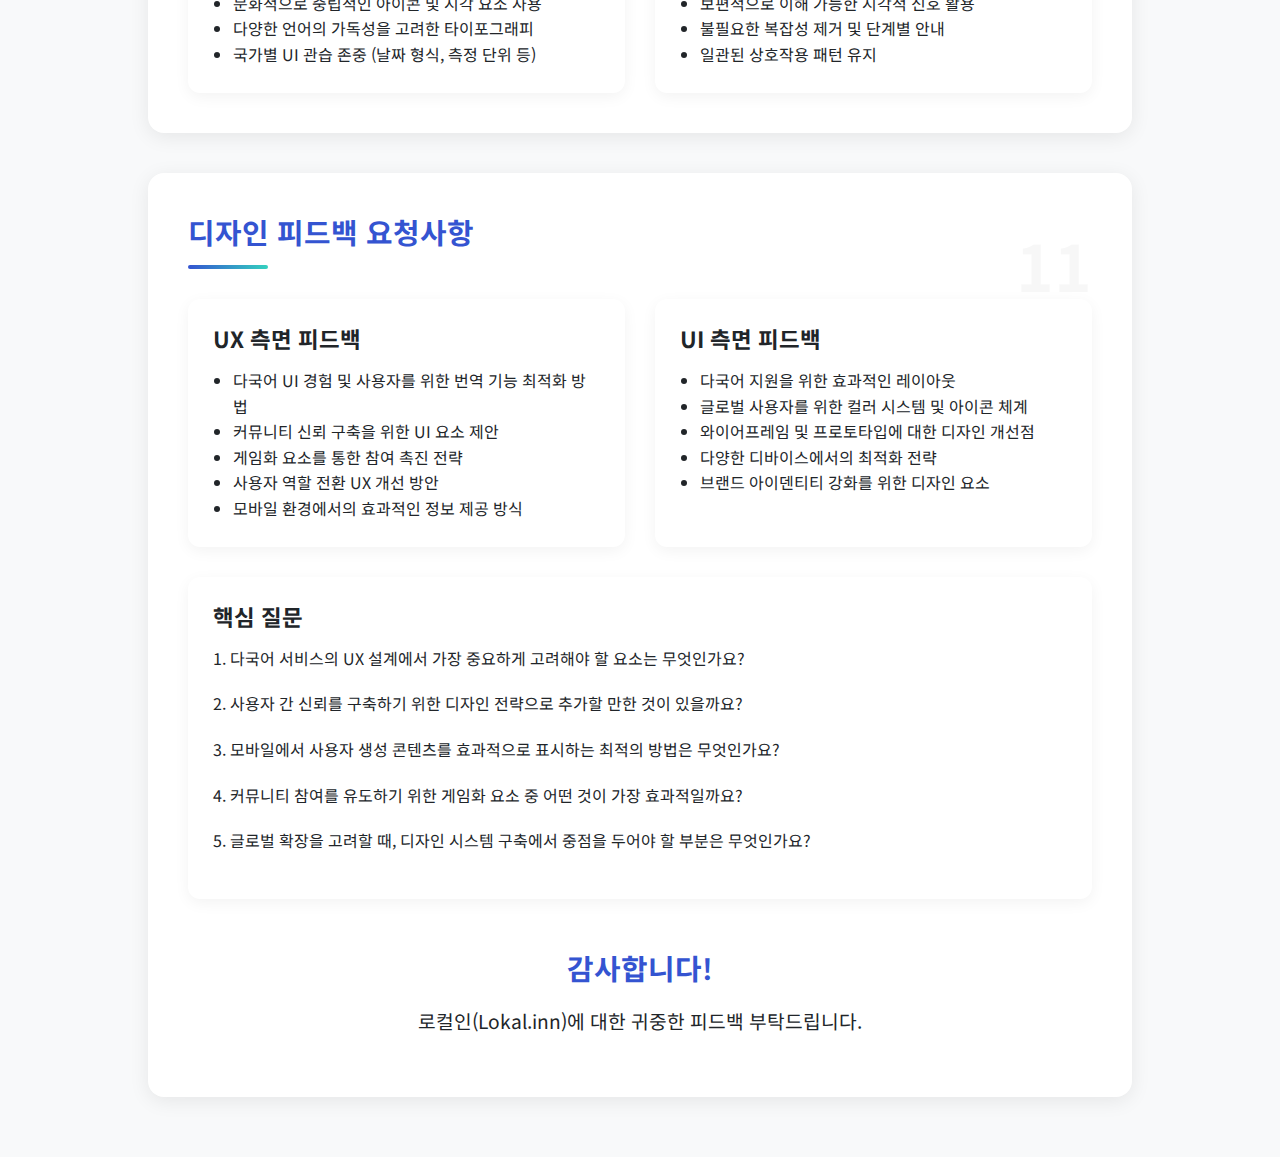
<file: ui.html>
<!DOCTYPE html>
<html lang="ko">
<head>
  <meta charset="UTF-8">
  <meta name="viewport" content="width=device-width, initial-scale=1.0">
  <title>로컬인(Lokal.inn) UX/UI 디자인 소개</title>
  <style>
    @import url('https://fonts.googleapis.com/css2?family=Noto+Sans+KR:wght@300;400;500;700&display=swap');
    
    :root {
      --primary: #3454D1;
      --secondary: #34D1BF;
      --accent: #FF6B6B;
      --light: #F8F9FA;
      --dark: #212529;
      --gray: #ADB5BD;
      --white: #FFFFFF;
    }
    
    * {
      margin: 0;
      padding: 0;
      box-sizing: border-box;
    }
    
    body {
      font-family: 'Noto Sans KR', sans-serif;
      background-color: var(--light);
      color: var(--dark);
      line-height: 1.6;
    }
    
    .slide-container {
      width: 100%;
      max-width: 1024px;
      margin: 0 auto;
      padding: 20px;
    }
    
    .slide {
      background-color: var(--white);
      border-radius: 16px;
      box-shadow: 0 4px 20px rgba(0, 0, 0, 0.08);
      padding: 40px;
      margin-bottom: 40px;
      overflow: hidden;
      transition: transform 0.3s ease;
    }
    
    .slide:hover {
      transform: translateY(-5px);
    }
    
    .slide-header {
      margin-bottom: 30px;
      position: relative;
    }
    
    .slide-header::after {
      content: '';
      display: block;
      width: 80px;
      height: 4px;
      background: linear-gradient(90deg, var(--primary), var(--secondary));
      margin-top: 15px;
      border-radius: 2px;
    }
    
    .slide-number {
      position: absolute;
      top: 0;
      right: 0;
      font-size: 4rem;
      font-weight: 700;
      color: rgba(0, 0, 0, 0.03);
      z-index: 0;
    }
    
    h1, h2, h3, h4 {
      font-weight: 700;
      line-height: 1.3;
      position: relative;
      z-index: 1;
    }
    
    h1 {
      font-size: 2.2rem;
      margin-bottom: 20px;
      color: var(--primary);
    }
    
    h2 {
      font-size: 1.8rem;
      color: var(--primary);
    }
    
    h3 {
      font-size: 1.4rem;
      margin-bottom: 15px;
      color: var(--dark);
    }
    
    p {
      margin-bottom: 20px;
      font-size: 1rem;
      position: relative;
      z-index: 1;
    }
    
    .highlight {
      color: var(--primary);
      font-weight: 500;
    }
    
    .text-center {
      text-align: center;
    }
    
    .grid {
      display: grid;
      grid-gap: 30px;
    }
    
    .grid-2 {
      grid-template-columns: 1fr 1fr;
    }
    
    .grid-3 {
      grid-template-columns: 1fr 1fr 1fr;
    }
    
    .card {
      background-color: var(--white);
      border-radius: 12px;
      padding: 25px;
      box-shadow: 0 4px 15px rgba(0, 0, 0, 0.05);
      height: 100%;
      transition: all 0.3s ease;
      position: relative;
      z-index: 1;
    }
    
    .card:hover {
      transform: translateY(-5px);
      box-shadow: 0 8px 25px rgba(0, 0, 0, 0.1);
    }
    
    .card-header {
      margin-bottom: 20px;
      display: flex;
      align-items: center;
    }
    
    .card-icon {
      width: 50px;
      height: 50px;
      display: flex;
      align-items: center;
      justify-content: center;
      background-color: var(--light);
      border-radius: 12px;
      margin-right: 15px;
      color: var(--primary);
      font-size: 1.5rem;
    }
    
    .card-title {
      font-size: 1.2rem;
      font-weight: 700;
    }
    
    .tag {
      display: inline-block;
      padding: 5px 15px;
      background-color: rgba(52, 84, 209, 0.1);
      color: var(--primary);
      border-radius: 20px;
      font-size: 0.85rem;
      font-weight: 500;
      margin-right: 10px;
      margin-bottom: 10px;
    }
    
    .badge {
      display: inline-block;
      padding: 8px 15px;
      background-color: var(--primary);
      color: white;
      border-radius: 20px;
      font-size: 0.85rem;
      font-weight: 500;
      margin-bottom: 15px;
    }
    
    .feature-list {
      list-style: none;
    }
    
    .feature-list li {
      margin-bottom: 15px;
      position: relative;
      padding-left: 30px;
    }
    
    .feature-list li::before {
      content: '';
      position: absolute;
      left: 0;
      top: 8px;
      width: 12px;
      height: 12px;
      background-color: var(--secondary);
      border-radius: 50%;
    }
    
    .mobile-mockup {
      max-width: 100%;
      height: auto;
      display: block;
      margin: 0 auto;
      border-radius: 12px;
      box-shadow: 0 20px 40px rgba(0, 0, 0, 0.1);
    }
    
    .persona {
      display: flex;
      background: linear-gradient(to right, #ffffff, #f8f9fa);
      border-radius: 12px;
      overflow: hidden;
      box-shadow: 0 10px 30px rgba(0,0,0,0.05);
      margin-bottom: 30px;
    }
    
    .persona-image {
      width: 150px;
      background-size: cover;
      background-position: center;
    }
    
    .persona-content {
      padding: 25px;
      flex-grow: 1;
    }
    
    .persona-name {
      font-size: 1.4rem;
      font-weight: 700;
      margin-bottom: 5px;
    }
    
    .persona-title {
      color: var(--gray);
      margin-bottom: 20px;
      font-size: 0.95rem;
    }
    
    .persona-details {
      display: grid;
      grid-template-columns: 1fr 1fr;
      grid-gap: 15px;
      margin-bottom: 20px;
    }
    
    .persona-detail {
      font-size: 0.9rem;
    }
    
    .persona-detail strong {
      display: block;
      font-size: 0.8rem;
      color: var(--gray);
      text-transform: uppercase;
    }
    
    .journey-map {
      width: 100%;
      overflow-x: auto;
    }
    
    .journey-steps {
      display: flex;
      min-width: 650px;
    }
    
    .journey-step {
      flex: 1;
      padding: 15px;
      border-top: 3px solid var(--gray);
      position: relative;
      text-align: center;
    }
    
    .journey-step.highlight {
      border-top-color: var(--primary);
    }
    
    .journey-step::before {
      content: '';
      position: absolute;
      top: -8px;
      left: 50%;
      transform: translateX(-50%);
      width: 14px;
      height: 14px;
      background-color: var(--gray);
      border-radius: 50%;
    }
    
    .journey-step.highlight::before {
      background-color: var(--primary);
    }
    
    .journey-step-title {
      font-weight: 700;
      font-size: 0.9rem;
      margin-bottom: 10px;
    }
    
    .journey-step-desc {
      font-size: 0.85rem;
      color: var(--gray);
    }
    
    .wireframe {
      background-color: #f1f3f5;
      padding: 20px;
      border-radius: 12px;
      margin-bottom: 20px;
    }
    
    .wireframe-title {
      font-size: 1rem;
      margin-bottom: 20px;
      color: var(--dark);
      text-align: center;
    }
    
    .wireframe-content {
      display: flex;
      flex-direction: column;
      align-items: center;
    }
    
    .feature-card {
      background-color: white;
      padding: 25px;
      border-radius: 12px;
      margin-bottom: 20px;
      box-shadow: 0 4px 15px rgba(0, 0, 0, 0.05);
    }
    
    .feature-card h3 {
      font-size: 1.2rem;
      margin-bottom: 15px;
      display: flex;
      align-items: center;
    }
    
    .feature-icon {
      margin-right: 10px;
      color: var(--primary);
    }
    
    @media (max-width: 768px) {
      .slide {
        padding: 25px;
      }
      
      .grid-2, .grid-3 {
        grid-template-columns: 1fr;
      }
      
      h1 {
        font-size: 1.8rem;
      }
      
      h2 {
        font-size: 1.5rem;
      }
      
      .persona {
        flex-direction: column;
      }
      
      .persona-image {
        height: 150px;
        width: 100%;
      }
      
      .persona-details {
        grid-template-columns: 1fr;
      }
    }
  </style>
</head>
<body>
  <div class="slide-container">
    <!-- 슬라이드 1: 타이틀 -->
    <div class="slide">
      <div class="slide-header">
        <div class="slide-number">01</div>
        <h1>로컬인 (Lokal.inn)</h1>
      </div>
      <p class="text-center">
        <span class="badge">글로벌 커뮤니티 플랫폼</span>
      </p>
      <p style="font-size: 1.3rem; text-align: center; margin: 30px 0;">
        <span class="highlight">"언어 장벽 없이 여행자와 현지인을 연결하는<br>다국어 커뮤니티 플랫폼"</span>
      </p>
      <div class="grid grid-2">
        <div class="card">
          <h3>Explorer</h3>
          <p>여행자, 이주민, 특정 지역에 대한 정보를 찾는 사용자</p>
        </div>
        <div class="card">
          <h3>Lokalist</h3>
          <p>현지인, 장기 거주자, 지역 정보와 도움을 제공하는 사용자</p>
        </div>
      </div>
    </div>
    
    <!-- 슬라이드 2: 문제 정의 -->
    <div class="slide">
      <div class="slide-header">
        <div class="slide-number">02</div>
        <h2>문제 정의 및 기회</h2>
      </div>
      <div class="grid grid-2">
        <div>
          <h3>여행자/이주민이 겪는 어려움</h3>
          <ul class="feature-list">
            <li><strong>언어 장벽</strong> - 43.4%의 외국인이 주요 어려움으로 언급</li>
            <li><strong>문화 차이</strong> - 27.8%가 현지 습관과 문화에 적응 어려움</li>
            <li><strong>행정 절차 복잡성</strong> - 비자, 은행, 주거 계약 등의 복잡한 절차</li>
            <li><strong>정보 접근성</strong> - 비공식적 지역 정보, 실생활 팁 접근 제한</li>
            <li><strong>쇼핑 의사결정</strong> - 현지 제품 시장에서 가치 판단 어려움</li>
          </ul>
        </div>
        <div>
          <h3>기존 솔루션의 한계</h3>
          <div class="card" style="margin-bottom: 20px;">
            <h4>온라인 커뮤니티 (Reddit, Facebook)</h4>
            <p>타겟팅 안 된 정보, 묻히는 글, 익명성으로 인한 신뢰 부족</p>
            <p>번역이 불편하고 정보의 구조화 부재</p>
          </div>
          <div class="card">
            <h4>현지 서비스 플랫폼</h4>
            <p>외국인에게 높은 진입장벽, 언어/문화적 불편</p>
            <p>외국인 사용성 고려 부족한 로컬 친화적 디자인</p>
          </div>
        </div>
      </div>
    </div>
    
    <!-- 슬라이드 3: 핵심 가치 제안 -->
    <div class="slide">
      <div class="slide-header">
        <div class="slide-number">03</div>
        <h2>핵심 가치 제안</h2>
      </div>
      <div class="grid grid-3">
        <div class="card">
          <div class="card-header">
            <div class="card-icon">💬</div>
            <div class="card-title">언어 장벽 없는 소통</div>
          </div>
          <p>"한국어로 물어보고 전 세계 모든 답변을 바로 이해할 수 있어요"</p>
          <p>"질문 한 번으로 현지인들에게 동시에 도움을 요청할 수 있어요"</p>
        </div>
        <div class="card">
          <div class="card-header">
            <div class="card-icon">🌟</div>
            <div class="card-title">현지인의 실제 경험</div>
          </div>
          <p>"구글에서는 찾을 수 없는 현지인만의 생생한 팁"</p>
          <p>"AI가 알려줄 수 없는 현지의 암묵적 지식"</p>
        </div>
        <div class="card">
          <div class="card-header">
            <div class="card-icon">🤝</div>
            <div class="card-title">신뢰 기반 커뮤니티</div>
          </div>
          <p>"세상 어딜 가도 믿을 수 있는 현지인 친구가 있는 느낌"</p>
          <p>"서로 도움 주고받는 글로벌 네트워크의 일원"</p>
        </div>
        <div class="card">
          <div class="card-header">
            <div class="card-icon">🗺️</div>
            <div class="card-title">지역 특화 연결</div>
          </div>
          <p>"방문 전에도 그 지역 사람들과 미리 연결되는 경험"</p>
          <p>"인터넷에 거의 없는 비주류 지역 정보도 구할 수 있어요"</p>
        </div>
        <div class="card">
          <div class="card-header">
            <div class="card-icon">🌍</div>
            <div class="card-title">포용적 디지털 공간</div>
          </div>
          <p>"외롭지 않은 타지 생활의 시작"</p>
          <p>"언어와 문화 차이를 넘어 진정한 교류가 일어나는 공간"</p>
        </div>
        <div class="card">
          <div class="card-header">
            <div class="card-icon">🛍️</div>
            <div class="card-title">로컬 제품 큐레이션</div>
          </div>
          <p>"현지인이 실제로 사용하는 검증된 로컬 제품"</p>
          <p>"현지인의 맥락 있는 설명과 추천으로 현명한 소비"</p>
        </div>
      </div>
    </div>

<!-- 슬라이드 4: 사용자 페르소나 - Explorer -->
<div class="slide">
  <div class="slide-header">
    <div class="slide-number">04</div>
    <h2>사용자 페르소나: Explorer</h2>
  </div>
  <div class="persona">
    <div class="persona-image" style="display: flex; align-items: center; justify-content: center; background-color: #FF6B6B; border-radius: 50%; width: 150px; height: 150px;">
      <span style="color: white; font-weight: bold; font-size: 64px;">S</span>
    </div>
    <div class="persona-content">
      <div class="persona-name">Sarah Johnson</div>
      <div class="persona-title">미국인 유학생, 25세</div>
      <div class="persona-details">
        <div class="persona-detail">
          <strong>체류 목적</strong>
          서울대학교 교환학생 (6개월)
        </div>
        <div class="persona-detail">
          <strong>한국어 능력</strong>
          초급 (기본 인사말과 간단한 문장)
        </div>
        <div class="persona-detail">
          <strong>주요 어려움</strong>
          문화적 차이, 지역 정보 부족, 언어 장벽
        </div>
        <div class="persona-detail">
          <strong>테크 성향</strong>
          새로운 앱 사용에 친숙, SNS 활발히 이용
        </div>
      </div>
      <div>
        <div class="tag">대중교통 이용 정보</div>
        <div class="tag">학생 할인 정보</div>
        <div class="tag">한국 친구 만들기</div>
        <div class="tag">유학생 생활 꿀팁</div>
      </div>
      <p style="margin-top: 15px;">
        <strong>목표:</strong> 언어 장벽 없이 현지 정보를 얻고, 한국 생활에 빠르게 적응하며, 현지인과 의미 있는 관계 형성
      </p>
    </div>
  </div>
  
  <div class="journey-map">
    <h3>Explorer의 사용자 여정</h3>
    <div class="journey-steps">
      <div class="journey-step">
        <div class="journey-step-title">인지</div>
        <div class="journey-step-desc">소셜 미디어나 친구 추천을 통해 로컬인 발견</div>
      </div>
      <div class="journey-step">
        <div class="journey-step-title">가입</div>
        <div class="journey-step-desc">간편 가입 및 관심 지역/언어 설정</div>
      </div>
      <div class="journey-step highlight">
        <div class="journey-step-title">질문 작성</div>
        <div class="journey-step-desc">자신의 언어로 질문 작성</div>
      </div>
      <div class="journey-step highlight">
        <div class="journey-step-title">답변 확인</div>
        <div class="journey-step-desc">자동 번역된 현지인 답변 열람</div>
      </div>
      <div class="journey-step">
        <div class="journey-step-title">소통 및 감사</div>
        <div class="journey-step-desc">도움 준 Lokalist에게 감사 표현</div>
      </div>
    </div>
  </div>
</div>
<!-- 슬라이드 5: 사용자 페르소나 - Lokalist -->
<div class="slide">
  <div class="slide-header">
    <div class="slide-number">05</div>
    <h2>사용자 페르소나: Lokalist</h2>
  </div>
  <div class="persona">
    <div class="persona-image" style="display: flex; align-items: center; justify-content: center; background-color: #3454D1; border-radius: 50%; width: 150px; height: 150px;">
      <span style="color: white; font-weight: bold; font-size: 64px;">K</span>
    </div>
    <div class="persona-content">
      <div class="persona-name">김민준</div>
      <div class="persona-title">한국인 대학생, 23세</div>
      <div class="persona-details">
        <div class="persona-detail">
          <strong>직업/상태</strong>
          영어영문학과 대학생
        </div>
        <div class="persona-detail">
          <strong>영어 능력</strong>
          중상급 (해외 여행 및 유학 경험)
        </div>
        <div class="persona-detail">
          <strong>참여 동기</strong>
          외국어 연습, 글로벌 친구 만들기, 경험 공유
        </div>
        <div class="persona-detail">
          <strong>가용 시간</strong>
          주중 저녁 및 주말 시간 활용 가능
        </div>
      </div>
      <div>
        <div class="tag">외국어 연습</div>
        <div class="tag">서울 현지 정보</div>
        <div class="tag">대학가 문화</div>
        <div class="tag">글로벌 경험 쌓기</div>
      </div>
      <p style="margin-top: 15px;">
        <strong>목표:</strong> 외국어 실력 향상, 다양한 문화와 교류, 자신의 경험과 지식 공유, 글로벌 네트워킹
      </p>
    </div>
  </div>      
      <div class="journey-map">
        <h3>Lokalist의 사용자 여정</h3>
        <div class="journey-steps">
          <div class="journey-step">
            <div class="journey-step-title">발견</div>
            <div class="journey-step-desc">대학 커뮤니티나 SNS 통해 플랫폼 발견</div>
          </div>
          <div class="journey-step">
            <div class="journey-step-title">가입</div>
            <div class="journey-step-desc">언어 능력 및 도움 가능 영역 설정</div>
          </div>
          <div class="journey-step highlight">
            <div class="journey-step-title">질문 탐색</div>
            <div class="journey-step-desc">자동 번역된 외국인 질문 확인</div>
          </div>
          <div class="journey-step highlight">
            <div class="journey-step-title">답변 제공</div>
            <div class="journey-step-desc">한국어로 답변 작성(자동 번역)</div>
          </div>
          <div class="journey-step">
            <div class="journey-step-title">성장</div>
            <div class="journey-step-desc">감사/호응 받고 인증 Lokalist로 성장</div>
          </div>
        </div>
      </div>
    </div>
    
    <!-- 슬라이드 6: 핵심 기능 및 UX 요소 -->
    <div class="slide">
      <div class="slide-header">
        <div class="slide-number">06</div>
        <h2>핵심 기능 및 UX 요소</h2>
      </div>
      <div class="grid grid-2">
        <div class="feature-card">
          <h3><span class="feature-icon">🌐</span> 다국어 Q&A 포럼</h3>
          <p>사용자가 모국어로 질문하고 답변을 작성하면 자동으로 번역되어 표시됩니다.</p>
          <div class="tag">모국어 작성</div>
          <div class="tag">실시간 번역</div>
          <div class="tag">맥락 인식 번역</div>
        </div>
        <div class="feature-card">
          <h3><span class="feature-icon">🔍</span> 개인화 피드</h3>
          <p>사용자의 언어, 관심 지역, 이전 활동 기반으로 맞춤형 콘텐츠가 제공됩니다.</p>
          <div class="tag">지역 기반 필터링</div>
          <div class="tag">관심사 맞춤화</div>
          <div class="tag">실시간 업데이트</div>
        </div>
        <div class="feature-card">
          <h3><span class="feature-icon">👤</span> 프로필 시스템</h3>
          <p>Explorer와 Lokalist 프로필에 언어 능력, 관심사, 전문 분야 표시</p>
          <div class="tag">신뢰도 배지</div>
          <div class="tag">활동 이력</div>
          <div class="tag">역할 전환 기능</div>
        </div>
        <div class="feature-card">
          <h3><span class="feature-icon">🎮</span> 게임화 요소</h3>
          <p>참여와 기여를 촉진하는 레벨, 뱃지, 랭킹 시스템</p>
          <div class="tag">레벨 시스템</div>
          <div class="tag">활동 뱃지</div>
          <div class="tag">월간 랭킹</div>
        </div>
      </div>
      
      <h3 style="margin-top: 30px;">감사/신뢰 시스템</h3>
      <div class="grid grid-3">
        <div class="card">
          <h4>감사 기능</h4>
          <p>유용한 답변에 감사 표현, 포인트 적립</p>
        </div>
        <div class="card">
          <h4>후기 시스템</h4>
          <p>서비스 품질에 대한 상세 피드백 제공</p>
        </div>
        <div class="card">
          <h4>인증 Lokalist</h4>
          <p>우수 활동자에게 인증 배지 부여</p>
        </div>
      </div>
    </div>
  </div>
</body>
</html>

<!DOCTYPE html>
<html lang="ko">
<head>
  <meta charset="UTF-8">
  <meta name="viewport" content="width=device-width, initial-scale=1.0">
  <title>로컬인(Lokal.inn) UX/UI 디자인 소개 - Part 2</title>
  <style>
    @import url('https://fonts.googleapis.com/css2?family=Noto+Sans+KR:wght@300;400;500;700&display=swap');
    
    :root {
      --primary: #3454D1;
      --secondary: #34D1BF;
      --accent: #FF6B6B;
      --light: #F8F9FA;
      --dark: #212529;
      --gray: #ADB5BD;
      --white: #FFFFFF;
    }
    
    * {
      margin: 0;
      padding: 0;
      box-sizing: border-box;
    }
    
    body {
      font-family: 'Noto Sans KR', sans-serif;
      background-color: var(--light);
      color: var(--dark);
      line-height: 1.6;
    }
    
    .slide-container {
      width: 100%;
      max-width: 1024px;
      margin: 0 auto;
      padding: 20px;
    }
    
    .slide {
      background-color: var(--white);
      border-radius: 16px;
      box-shadow: 0 4px 20px rgba(0, 0, 0, 0.08);
      padding: 40px;
      margin-bottom: 40px;
      overflow: hidden;
      transition: transform 0.3s ease;
    }
    
    .slide:hover {
      transform: translateY(-5px);
    }
    
    .slide-header {
      margin-bottom: 30px;
      position: relative;
    }
    
    .slide-header::after {
      content: '';
      display: block;
      width: 80px;
      height: 4px;
      background: linear-gradient(90deg, var(--primary), var(--secondary));
      margin-top: 15px;
      border-radius: 2px;
    }
    
    .slide-number {
      position: absolute;
      top: 0;
      right: 0;
      font-size: 4rem;
      font-weight: 700;
      color: rgba(0, 0, 0, 0.03);
      z-index: 0;
    }
    
    h1, h2, h3, h4 {
      font-weight: 700;
      line-height: 1.3;
      position: relative;
      z-index: 1;
    }
    
    h1 {
      font-size: 2.2rem;
      margin-bottom: 20px;
      color: var(--primary);
    }
    
    h2 {
      font-size: 1.8rem;
      color: var(--primary);
    }
    
    h3 {
      font-size: 1.4rem;
      margin-bottom: 15px;
      color: var(--dark);
    }
    
    p {
      margin-bottom: 20px;
      font-size: 1rem;
      position: relative;
      z-index: 1;
    }
    
    .highlight {
      color: var(--primary);
      font-weight: 500;
    }
    
    .text-center {
      text-align: center;
    }
    
    .grid {
      display: grid;
      grid-gap: 30px;
    }
    
    .grid-2 {
      grid-template-columns: 1fr 1fr;
    }
    
    .grid-3 {
      grid-template-columns: 1fr 1fr 1fr;
    }
    
    .card {
      background-color: var(--white);
      border-radius: 12px;
      padding: 25px;
      box-shadow: 0 4px 15px rgba(0, 0, 0, 0.05);
      height: 100%;
      transition: all 0.3s ease;
      position: relative;
      z-index: 1;
    }
    
    .card:hover {
      transform: translateY(-5px);
      box-shadow: 0 8px 25px rgba(0, 0, 0, 0.1);
    }
    
    .card-header {
      margin-bottom: 20px;
      display: flex;
      align-items: center;
    }
    
    .card-icon {
      width: 50px;
      height: 50px;
      display: flex;
      align-items: center;
      justify-content: center;
      background-color: var(--light);
      border-radius: 12px;
      margin-right: 15px;
      color: var(--primary);
      font-size: 1.5rem;
    }
    
    .card-title {
      font-size: 1.2rem;
      font-weight: 700;
    }
    
    .tag {
      display: inline-block;
      padding: 5px 15px;
      background-color: rgba(52, 84, 209, 0.1);
      color: var(--primary);
      border-radius: 20px;
      font-size: 0.85rem;
      font-weight: 500;
      margin-right: 10px;
      margin-bottom: 10px;
    }
    
    .badge {
      display: inline-block;
      padding: 8px 15px;
      background-color: var(--primary);
      color: white;
      border-radius: 20px;
      font-size: 0.85rem;
      font-weight: 500;
      margin-bottom: 15px;
    }
    
    .feature-list {
      list-style: none;
    }
    
    .feature-list li {
      margin-bottom: 15px;
      position: relative;
      padding-left: 30px;
    }
    
    .feature-list li::before {
      content: '';
      position: absolute;
      left: 0;
      top: 8px;
      width: 12px;
      height: 12px;
      background-color: var(--secondary);
      border-radius: 50%;
    }
    
    .mobile-mockup {
      max-width: 100%;
      height: auto;
      display: block;
      margin: 0 auto;
      border-radius: 12px;
      box-shadow: 0 20px 40px rgba(0, 0, 0, 0.1);
    }
    
    .wireframe {
      background-color: #f1f3f5;
      padding: 20px;
      border-radius: 12px;
      margin-bottom: 20px;
    }
    
    .wireframe-title {
      font-size: 1rem;
      margin-bottom: 20px;
      color: var(--dark);
      text-align: center;
    }
    
    .wireframe-content {
      display: flex;
      flex-direction: column;
      align-items: center;
    }
    
    .wireframe-img {
      width: 100%;
      max-width: 300px;
      height: auto;
      margin-bottom: 20px;
      box-shadow: 0 5px 15px rgba(0, 0, 0, 0.08);
      border-radius: 8px;
    }
    
    .feature-card {
      background-color: white;
      padding: 25px;
      border-radius: 12px;
      margin-bottom: 20px;
      box-shadow: 0 4px 15px rgba(0, 0, 0, 0.05);
    }
    
    .feature-card h3 {
      font-size: 1.2rem;
      margin-bottom: 15px;
      display: flex;
      align-items: center;
    }
    
    .feature-icon {
      margin-right: 10px;
      color: var(--primary);
    }
    
    .step-container {
      display: flex;
      flex-direction: column;
      margin-bottom: 40px;
    }
    
    .step {
      display: flex;
      margin-bottom: 20px;
      position: relative;
    }
    
    .step:not(:last-child)::after {
      content: '';
      position: absolute;
      top: 30px;
      left: 15px;
      width: 2px;
      height: calc(100% + 20px);
      background-color: var(--gray);
      z-index: 0;
    }
    
    .step-number {
      width: 30px;
      height: 30px;
      background-color: var(--primary);
      color: white;
      border-radius: 50%;
      display: flex;
      align-items: center;
      justify-content: center;
      font-weight: bold;
      margin-right: 20px;
      flex-shrink: 0;
      position: relative;
      z-index: 1;
    }
    
    .step-content {
      flex-grow: 1;
    }
    
    .step-title {
      font-weight: 700;
      margin-bottom: 5px;
    }
    
    .prototype {
      border: 1px solid #dee2e6;
      border-radius: 12px;
      overflow: hidden;
      margin-bottom: 30px;
    }
    
    .prototype-header {
      background-color: #f8f9fa;
      padding: 15px;
      border-bottom: 1px solid #dee2e6;
      display: flex;
      align-items: center;
    }
    
    .prototype-title {
      font-weight: 700;
      margin-left: 15px;
    }
    
    .prototype-screen {
      padding: 20px;
      background-color: white;
    }
    
    .prototype-nav {
      display: flex;
      background-color: var(--primary);
      color: white;
      padding: 10px;
      justify-content: space-around;
    }
    
    .prototype-nav-item {
      display: flex;
      flex-direction: column;
      align-items: center;
      font-size: 0.8rem;
    }
    
    .prototype-icon {
      margin-bottom: 5px;
      font-size: 1.2rem;
    }
    
    .prototype-feed-item {
      border-bottom: 1px solid #dee2e6;
      padding: 15px 0;
    }
    
    .prototype-user {
      display: flex;
      align-items: center;
      margin-bottom: 10px;
    }
    
    .prototype-avatar {
      width: 40px;
      height: 40px;
      border-radius: 50%;
      background-color: #e9ecef;
      margin-right: 10px;
    }
    
    .prototype-username {
      font-weight: 700;
    }
    
    .prototype-meta {
      font-size: 0.8rem;
      color: var(--gray);
    }
    
    .prototype-content {
      margin-bottom: 10px;
    }
    
    .prototype-actions {
      display: flex;
      font-size: 0.85rem;
    }
    
    .prototype-action {
      margin-right: 15px;
      color: var(--gray);
    }
    
    .phase-timeline {
      display: flex;
      margin: 30px 0;
      position: relative;
    }
    
    .phase-timeline::before {
      content: '';
      position: absolute;
      top: 20px;
      left: 0;
      width: 100%;
      height: 4px;
      background-color: #e9ecef;
      z-index: 0;
    }
    
    .phase {
      flex: 1;
      text-align: center;
      position: relative;
      z-index: 1;
    }
    
    .phase-dot {
      width: 16px;
      height: 16px;
      background-color: var(--gray);
      border-radius: 50%;
      margin: 12px auto 15px;
    }
    
    .phase.active .phase-dot {
      background-color: var(--primary);
      width: 24px;
      height: 24px;
      margin: 8px auto 15px;
    }
    
    .phase-title {
      font-weight: 700;
      font-size: 0.9rem;
      margin-bottom: 5px;
    }
    
    .phase-desc {
      font-size: 0.8rem;
      color: var(--gray);
    }
    
    @media (max-width: 768px) {
      .slide {
        padding: 25px;
      }
      
      .grid-2, .grid-3 {
        grid-template-columns: 1fr;
      }
      
      h1 {
        font-size: 1.8rem;
      }
      
      h2 {
        font-size: 1.5rem;
      }
    }
  </style>
</head>
<body>
  <div class="slide-container">  
   <!-- 슬라이드 7: 와이어프레임 및 UX 플로우 -->
<div class="slide">
  <div class="slide-header">
    <div class="slide-number">07</div>
    <h2>와이어프레임 및 UX 플로우</h2>
  </div>
  
  <h3>핵심 사용자 플로우</h3>
  <div class="step-container">
    <div class="step">
      <div class="step-number">1</div>
      <div class="step-content">
        <div class="step-title">가입 및 프로필 설정</div>
        <p>사용자가 간편하게 가입하고, 사용 언어와 관심 지역을 설정합니다. Explorer/Lokalist 역할을 선택합니다.</p>
      </div>
    </div>
    <div class="step">
      <div class="step-number">2</div>
      <div class="step-content">
        <div class="step-title">질문 작성 (Explorer)</div>
        <p>Explorer가 자신의 모국어로 질문을 작성하고, 지역과 카테고리를 선택합니다. 질문은 자동으로 현지 언어로 번역됩니다.</p>
      </div>
    </div>
    <div class="step">
      <div class="step-number">3</div>
      <div class="step-content">
        <div class="step-title">질문 확인 및 답변 (Lokalist)</div>
        <p>Lokalist는 자신의 언어로 번역된 질문을 확인하고, 자신의 언어로 답변합니다.</p>
      </div>
    </div>
    <div class="step">
      <div class="step-number">4</div>
      <div class="step-content">
        <div class="step-title">번역된 답변 확인 (Explorer)</div>
        <p>Explorer는 자신의 언어로 번역된 답변을 확인하고, 유용한 답변에 감사 기능으로 호응합니다.</p>
      </div>
    </div>
    <div class="step">
      <div class="step-number">5</div>
      <div class="step-content">
        <div class="step-title">커뮤니티 참여 확대</div>
        <p>사용자는 지속적인 활동을 통해 레벨업하고, 다양한 기능을 사용할 수 있게 됩니다. Lokalist는 인증 배지를 받고 추가 혜택에 접근할 수 있습니다.</p>
      </div>
    </div>
  </div>
  
  <div class="grid grid-2">
    <div class="wireframe">
      <div class="wireframe-title">질문 작성 화면 와이어프레임</div>
      <div class="wireframe-content">
        <!-- 모바일 프레임으로 변경 -->
        <div style="width: 280px; height: 480px; border: 2px solid #ccc; border-radius: 20px; background-color: #f9f9f9; margin: 0 auto; padding: 15px; position: relative; overflow: hidden;">
          <!-- 상단바 -->
          <div style="height: 50px; background-color: #e0e0e0; border-radius: 10px; margin-bottom: 15px; display: flex; align-items: center; justify-content: center;">
            <div style="width: 100px; height: 20px; background-color: #bdbdbd; border-radius: 5px;"></div>
          </div>

          <!-- 지역 선택 -->
          <div style="height: 60px; background-color: #e0e0e0; border-radius: 10px; margin-bottom: 15px; padding: 10px;">
            <div style="width: 150px; height: 15px; background-color: #bdbdbd; border-radius: 3px; margin-bottom: 10px;"></div>
            <div style="display: flex; justify-content: space-between;">
              <div style="width: 120px; height: 15px; background-color: #bdbdbd; border-radius: 3px;"></div>
              <div style="width: 20px; height: 15px; background-color: #bdbdbd; border-radius: 3px;"></div>
            </div>
          </div>

          <!-- 카테고리 선택 -->
          <div style="height: 60px; background-color: #e0e0e0; border-radius: 10px; margin-bottom: 15px; padding: 10px;">
            <div style="width: 150px; height: 15px; background-color: #bdbdbd; border-radius: 3px; margin-bottom: 10px;"></div>
            <div style="display: flex; justify-content: space-between;">
              <div style="width: 120px; height: 15px; background-color: #bdbdbd; border-radius: 3px;"></div>
              <div style="width: 20px; height: 15px; background-color: #bdbdbd; border-radius: 3px;"></div>
            </div>
          </div>

          <!-- 질문 입력 영역 -->
          <div style="height: 180px; background-color: #e0e0e0; border-radius: 10px; margin-bottom: 15px; padding: 10px;">
            <div style="width: 200px; height: 15px; background-color: #bdbdbd; border-radius: 3px; margin-bottom: 10px;"></div>
            <div style="width: 240px; height: 15px; background-color: #bdbdbd; border-radius: 3px; margin-bottom: 10px;"></div>
            <div style="width: 180px; height: 15px; background-color: #bdbdbd; border-radius: 3px; margin-bottom: 10px;"></div>
          </div>

          <!-- 번역 알림 -->
          <div style="height: 40px; background-color: #d1e3ff; border-radius: 10px; margin-bottom: 15px; display: flex; align-items: center; justify-content: center;">
            <div style="width: 200px; height: 15px; background-color: #a4c2f4; border-radius: 3px;"></div>
          </div>

          <!-- 게시 버튼 -->
          <div style="height: 50px; background-color: #3454D1; border-radius: 25px; display: flex; align-items: center; justify-content: center;">
            <div style="width: 100px; height: 15px; background-color: #ffffff; border-radius: 3px;"></div>
          </div>
        </div>
        <p>사용자는 모국어로 질문을 작성하고, 카테고리와 지역을 선택합니다. 번역은 백엔드에서 자동으로 처리됩니다.</p>
      </div>
    </div>
    <div class="wireframe">
      <div class="wireframe-title">답변 화면 와이어프레임</div>
      <div class="wireframe-content">
        <!-- 모바일 프레임으로 변경 -->
        <div style="width: 280px; height: 480px; border: 2px solid #ccc; border-radius: 20px; background-color: #f9f9f9; margin: 0 auto; padding: 15px; position: relative; overflow: hidden;">
          <!-- 상단바 -->
          <div style="height: 50px; background-color: #e0e0e0; border-radius: 10px; margin-bottom: 15px; display: flex; align-items: center; justify-content: center;">
            <div style="width: 120px; height: 20px; background-color: #bdbdbd; border-radius: 5px;"></div>
          </div>

          <!-- 질문 카드 -->
          <div style="background-color: #e0e0e0; border-radius: 10px; margin-bottom: 15px; padding: 15px;">
            <!-- 사용자 정보 -->
            <div style="display: flex; align-items: center; margin-bottom: 10px;">
              <div style="width: 30px; height: 30px; background-color: #bdbdbd; border-radius: 50%; margin-right: 10px;"></div>
              <div>
                <div style="width: 80px; height: 12px; background-color: #bdbdbd; border-radius: 3px; margin-bottom: 5px;"></div>
                <div style="width: 100px; height: 10px; background-color: #bdbdbd; border-radius: 3px;"></div>
              </div>
            </div>
            <!-- 질문 내용 -->
            <div style="width: 230px; height: 12px; background-color: #bdbdbd; border-radius: 3px; margin-bottom: 8px;"></div>
            <div style="width: 210px; height: 12px; background-color: #bdbdbd; border-radius: 3px; margin-bottom: 8px;"></div>
            <div style="width: 150px; height: 12px; background-color: #bdbdbd; border-radius: 3px; margin-bottom: 8px;"></div>
            
            <!-- 태그 -->
            <div style="display: flex; margin-top: 10px;">
              <div style="width: 60px; height: 20px; background-color: #d1e3ff; border-radius: 10px; margin-right: 10px;"></div>
              <div style="width: 60px; height: 20px; background-color: #d1e3ff; border-radius: 10px;"></div>
            </div>
          </div>

          <!-- 답변 섹션 헤더 -->
          <div style="width: 100px; height: 20px; background-color: #bdbdbd; border-radius: 5px; margin-bottom: 15px;"></div>

          <!-- 답변 카드 1 -->
          <div style="background-color: #e0e0e0; border-radius: 10px; margin-bottom: 15px; padding: 15px;">
            <!-- 답변자 정보 -->
            <div style="display: flex; align-items: center; margin-bottom: 10px;">
              <div style="width: 30px; height: 30px; background-color: #bdbdbd; border-radius: 50%; margin-right: 10px;"></div>
              <div>
                <div style="width: 80px; height: 12px; background-color: #bdbdbd; border-radius: 3px; margin-bottom: 5px;"></div>
                <div style="width: 60px; height: 10px; background-color: #bdbdbd; border-radius: 3px;"></div>
              </div>
            </div>
            <!-- 답변 내용 -->
            <div style="width: 230px; height: 12px; background-color: #bdbdbd; border-radius: 3px; margin-bottom: 8px;"></div>
            <div style="width: 210px; height: 12px; background-color: #bdbdbd; border-radius: 3px; margin-bottom: 8px;"></div>
            <div style="width: 190px; height: 12px; background-color: #bdbdbd; border-radius: 3px; margin-bottom: 15px;"></div>
            
            <!-- 액션 버튼 -->
            <div style="display: flex;">
              <div style="width: 80px; height: 15px; background-color: #bdbdbd; border-radius: 3px; margin-right: 15px;"></div>
              <div style="width: 80px; height: 15px; background-color: #bdbdbd; border-radius: 3px;"></div>
            </div>
          </div>

          <!-- 답변 카드 2 (부분만 보임) -->
          <div style="background-color: #e0e0e0; border-radius: 10px; padding: 15px;">
            <!-- 답변자 정보 -->
            <div style="display: flex; align-items: center; margin-bottom: 10px;">
              <div style="width: 30px; height: 30px; background-color: #bdbdbd; border-radius: 50%; margin-right: 10px;"></div>
              <div>
                <div style="width: 80px; height: 12px; background-color: #bdbdbd; border-radius: 3px; margin-bottom: 5px;"></div>
                <div style="width: 60px; height: 10px; background-color: #bdbdbd; border-radius: 3px;"></div>
              </div>
            </div>
            <!-- 답변 내용 (일부만 보임) -->
            <div style="width: 230px; height: 12px; background-color: #bdbdbd; border-radius: 3px; margin-bottom: 8px;"></div>
            <div style="width: 210px; height: 12px; background-color: #bdbdbd; border-radius: 3px;"></div>
          </div>
        </div>
        <p>답변은 자동으로 사용자의 언어로 번역되어 표시됩니다. 원문 보기와 번역 품질 평가 옵션이 제공됩니다.</p>
      </div>
    </div>
  </div>
</div>
    
    <!-- 슬라이드 8: 핵심 화면 프로토타입 -->
    <div class="slide">
      <div class="slide-header">
        <div class="slide-number">08</div>
        <h2>핵심 화면 프로토타입</h2>
      </div>
      
      <div class="grid grid-2">
        <div>
          <div class="prototype">
            <div class="prototype-header">
              <div class="prototype-title">홈 피드 (Explorer)</div>
            </div>
            <div class="prototype-screen">
              <div class="prototype-feed-item">
                <div class="prototype-user">
                  <div class="prototype-avatar"></div>
                  <div>
                    <div class="prototype-username">Sarah Johnson</div>
                    <div class="prototype-meta">1시간 전 • 서울, 홍대</div>
                  </div>
                </div>
                <div class="prototype-content">
                  <p>홍대 근처에서 혼자 식사하기 좋은 식당 추천해주세요. 한국 전통 음식을 먹어보고 싶어요.</p>
                  <div class="tag">음식</div>
                  <div class="tag">홍대</div>
                </div>
                <div class="prototype-actions">
                  <div class="prototype-action">💬 답변 5개</div>
                  <div class="prototype-action">🔖 저장</div>
                </div>
              </div>
              <div class="prototype-feed-item">
                <div class="prototype-user">
                  <div class="prototype-avatar"></div>
                  <div>
                    <div class="prototype-username">Carlos Rodriguez</div>
                    <div class="prototype-meta">3시간 전 • 서울, 강남</div>
                  </div>
                </div>
                <div class="prototype-content">
                  <p>강남에서 외국인 등록증 신청하는 방법 알려주세요. 필요한 서류와 절차가 궁금합니다.</p>
                  <div class="tag">행정</div>
                  <div class="tag">강남</div>
                </div>
                <div class="prototype-actions">
                  <div class="prototype-action">💬 답변 3개</div>
                  <div class="prototype-action">🔖 저장</div>
                </div>
              </div>
            </div>
            <div class="prototype-nav">
              <div class="prototype-nav-item">
                <div class="prototype-icon">🏠</div>
                <div>홈</div>
              </div>
              <div class="prototype-nav-item">
                <div class="prototype-icon">🔍</div>
                <div>탐색</div>
              </div>
              <div class="prototype-nav-item">
                <div class="prototype-icon">✏️</div>
                <div>질문하기</div>
              </div>
              <div class="prototype-nav-item">
                <div class="prototype-icon">🔔</div>
                <div>알림</div>
              </div>
              <div class="prototype-nav-item">
                <div class="prototype-icon">👤</div>
                <div>프로필</div>
              </div>
            </div>
          </div>
        </div>
        <div>
          <div class="prototype">
            <div class="prototype-header">
              <div class="prototype-title">질문 상세 화면</div>
            </div>
            <div class="prototype-screen">
              <div class="prototype-feed-item">
                <div class="prototype-user">
                  <div class="prototype-avatar"></div>
                  <div>
                    <div class="prototype-username">Sarah Johnson</div>
                    <div class="prototype-meta">1시간 전 • 서울, 홍대</div>
                  </div>
                </div>
                <div class="prototype-content">
                  <p>홍대 근처에서 혼자 식사하기 좋은 식당 추천해주세요. 한국 전통 음식을 먹어보고 싶어요.</p>
                  <div class="tag">음식</div>
                  <div class="tag">홍대</div>
                </div>
              </div>
              
              <h4 style="margin: 20px 0 15px; font-size: 1.1rem;">답변 (5)</h4>
              
              <div class="prototype-feed-item">
                <div class="prototype-user">
                  <div class="prototype-avatar"></div>
                  <div>
                    <div class="prototype-username">김민준 <span class="badge" style="font-size: 0.7rem; padding: 3px 8px;">인증 Lokalist</span></div>
                    <div class="prototype-meta">30분 전</div>
                  </div>
                </div>
                <div class="prototype-content">
                  <p>홍대 앞에 있는 '소문난 감자탕'을 추천해요. 혼자 식사하기 좋고 한국 전통 음식인 감자탕을 맛볼 수 있어요. 가격도 합리적이고 영어 메뉴판도 있습니다.</p>
                </div>
                <div class="prototype-actions">
                  <div class="prototype-action">👍 도움됨 12</div>
                  <div class="prototype-action">💬 댓글 2</div>
                  <div class="prototype-action">🙏 감사하기</div>
                </div>
              </div>
              
              <div class="prototype-feed-item">
                <div class="prototype-user">
                  <div class="prototype-avatar"></div>
                  <div>
                    <div class="prototype-username">이지은</div>
                    <div class="prototype-meta">15분 전</div>
                  </div>
                </div>
                <div class="prototype-content">
                  <p>'정가네 비빔밥'도 추천해요. 홍대입구역에서 5분 거리에 있고, 1인 메뉴가 많아요. 비빔밥은 한국의 대표적인 전통 음식이에요.</p>
                </div>
                <div class="prototype-actions">
                  <div class="prototype-action">👍 도움됨 5</div>
                  <div class="prototype-action">💬 댓글 0</div>
                  <div class="prototype-action">🙏 감사하기</div>
                </div>
              </div>
            </div>
          </div>
        </div>
      </div>
      
      <div class="grid grid-2" style="margin-top: 30px;">
        <div>
          <div class="prototype">
            <div class="prototype-header">
              <div class="prototype-title">프로필 화면 (Lokalist)</div>
            </div>
            <div class="prototype-screen">
              <div style="text-align: center; margin-bottom: 20px;">
                <div style="width: 100px; height: 100px; border-radius: 50%; background-color: #e9ecef; margin: 0 auto 15px; display: flex; align-items: center; justify-content: center;">
                  <span style="color: #3454D1; font-weight: bold; font-size: 42px;">K</span>
                </div>
                <h3 style="margin-bottom: 5px;">김민준</h3>
                <p style="color: var(--gray); margin-bottom: 15px;">서울 • 영어, 한국어</p>
                <div class="badge">인증 Lokalist</div>
              </div>
              
              <div style="display: flex; justify-content: space-around; margin: 20px 0; text-align: center;">
                <div>
                  <div style="font-weight: 700; font-size: 1.5rem;">42</div>
                  <div style="font-size: 0.9rem; color: var(--gray);">답변</div>
                </div>
                <div>
                  <div style="font-weight: 700; font-size: 1.5rem;">31</div>
                  <div style="font-size: 0.9rem; color: var(--gray);">감사</div>
                </div>
                <div>
                  <div style="font-weight: 700; font-size: 1.5rem;">4</div>
                  <div style="font-size: 0.9rem; color: var(--gray);">레벨</div>
                </div>
              </div>
              
              <div style="margin: 25px 0;">
                <h4 style="margin-bottom: 15px; font-size: 1rem;">전문 분야</h4>
                <div>
                  <div class="tag">한식 요리</div>
                  <div class="tag">대중교통</div>
                  <div class="tag">홍대 문화</div>
                  <div class="tag">대학 생활</div>
                </div>
              </div>
              
              <div>
  <h4 style="margin-bottom: 15px; font-size: 1rem;">획득한 뱃지</h4>
  <div style="display: flex; flex-wrap: wrap; gap: 15px;">
    <div style="text-align: center;">
      <div style="width: 50px; height: 50px; margin-bottom: 5px;">
        <!-- 친절한 안내자 배지 -->
        <svg xmlns="http://www.w3.org/2000/svg" viewBox="0 0 100 100" width="50" height="50">
          <circle cx="50" cy="50" r="48" fill="#f1f3f7" />
          <circle cx="50" cy="50" r="42" fill="#ffffff" stroke="#3454D1" stroke-width="2" />
          <!-- 나침반 아이콘 -->
          <circle cx="50" cy="50" r="30" fill="#3454D1" opacity="0.1" />
          <circle cx="50" cy="50" r="25" fill="#ffffff" stroke="#3454D1" stroke-width="1.5" />
          <line x1="50" y1="30" x2="50" y2="70" stroke="#3454D1" stroke-width="1.5" />
          <line x1="30" y1="50" x2="70" y2="50" stroke="#3454D1" stroke-width="1.5" />
          <polygon points="50,25 47,32 53,32" fill="#FF6B6B" />
          <text x="50" y="54" font-family="sans-serif" font-size="8" font-weight="700" text-anchor="middle" fill="#3454D1">N</text>
          <!-- 도움 손 아이콘 -->
          <g transform="translate(65, 65) scale(0.3) rotate(-45)">
            <path d="M10,30 Q15,10 30,15 Q40,5 50,15 Q60,10 70,20 Q75,35 60,40 L30,50 Q10,45 10,30 Z" fill="#FF6B6B" stroke="#3454D1" stroke-width="2" />
            <path d="M30,15 L30,35 M40,10 L40,35 M50,15 L50,35 M60,20 L60,38" stroke="#3454D1" stroke-width="2" stroke-linecap="round" />
          </g>
        </svg>
      </div>
      <div style="font-size: 0.8rem;">친절한 안내자</div>
    </div>
    <div style="text-align: center;">
      <div style="width: 50px; height: 50px; margin-bottom: 5px;">
        <!-- 신속한 응답 배지 -->
        <svg xmlns="http://www.w3.org/2000/svg" viewBox="0 0 100 100" width="50" height="50">
          <circle cx="50" cy="50" r="48" fill="#f1f3f7" />
          <circle cx="50" cy="50" r="42" fill="#ffffff" stroke="#34D1BF" stroke-width="2" />
          <!-- 시계와 번개 -->
          <circle cx="50" cy="50" r="30" fill="#34D1BF" opacity="0.1" />
          <circle cx="50" cy="50" r="25" fill="#ffffff" stroke="#34D1BF" stroke-width="1.5" />
          <line x1="50" y1="50" x2="50" y2="32" stroke="#34D1BF" stroke-width="2" stroke-linecap="round" />
          <line x1="50" y1="50" x2="62" y2="50" stroke="#34D1BF" stroke-width="2" stroke-linecap="round" />
          <line x1="50" y1="25" x2="50" y2="28" stroke="#34D1BF" stroke-width="1.5" />
          <line x1="50" y1="72" x2="50" y2="75" stroke="#34D1BF" stroke-width="1.5" />
          <line x1="25" y1="50" x2="28" y2="50" stroke="#34D1BF" stroke-width="1.5" />
          <line x1="72" y1="50" x2="75" y2="50" stroke="#34D1BF" stroke-width="1.5" />
          <path d="M67,35 L53,50 L60,50 L42,68 L45,53 L38,53 Z" fill="#FF6B6B" stroke="#34D1BF" stroke-width="1" />
        </svg>
      </div>
      <div style="font-size: 0.8rem;">신속한 응답</div>
    </div>
    <div style="text-align: center;">
      <div style="width: 50px; height: 50px; margin-bottom: 5px;">
        <!-- 식도락 전문가 배지 -->
        <svg xmlns="http://www.w3.org/2000/svg" viewBox="0 0 100 100" width="50" height="50">
          <circle cx="50" cy="50" r="48" fill="#f1f3f7" />
          <circle cx="50" cy="50" r="42" fill="#ffffff" stroke="#FF6B6B" stroke-width="2" />
          <!-- 요리사 모자와 수저 -->
          <circle cx="50" cy="50" r="30" fill="#FF6B6B" opacity="0.1" />
          <path d="M30,55 Q30,40 50,35 Q70,40 70,55 L65,58 L35,58 Z" fill="#ffffff" stroke="#FF6B6B" stroke-width="1.5" />
          <path d="M38,58 Q38,65 50,68 Q62,65 62,58" fill="none" stroke="#FF6B6B" stroke-width="1.5" />
          <path d="M35,50 L32,60 M42,50 L39,60" stroke="#3454D1" stroke-width="1.5" stroke-linecap="round" />
          <path d="M58,50 Q65,53 62,60" fill="none" stroke="#3454D1" stroke-width="1.5" stroke-linecap="round" />
          <!-- 별점 -->
          <polygon points="50,38 52,44 58,44 53,48 55,54 50,50 45,54 47,48 42,44 48,44" fill="#FFD700" stroke="#FF6B6B" stroke-width="0.5" />
        </svg>
      </div>
      <div style="font-size: 0.8rem;">식도락 전문가</div>
    </div>
  </div>
</div>
            </div>
          </div>
        </div>
        <div>
          <div class="prototype">
            <div class="prototype-header">
              <div class="prototype-title">Lokal Pick (큐레이션)</div>
            </div>
            <div class="prototype-screen">
              <h3 style="margin-bottom: 15px; font-size: 1.1rem;">서울 현지인이 추천하는 제품</h3>
              
              <div style="margin-bottom: 20px; border-radius: 10px; overflow: hidden; box-shadow: 0 4px 10px rgba(0,0,0,0.05);">
                <div style="height: 150px; background: url('https://image.ajunews.com/content/image/2022/08/01/20220801094731782782.jpg'); background-size: cover;"></div>
                <div style="padding: 15px;">
                  <h4 style="font-size: 1rem; margin-bottom: 5px;">삼양 불닭볶음면</h4>
                  <p style="font-size: 0.9rem; color: var(--gray); margin-bottom: 10px;">편의점 인기 라면</p>
                  <p style="font-size: 0.85rem; margin-bottom: 10px;">한국 편의점에서 가장 인기 있는 매운 라면. 외국인들에게도 도전 음식으로 유명해요.</p>
                  <div>
                    <div class="tag">식품</div>
                    <div class="tag">대표 한국 제품</div>
                  </div>
                </div>
              </div>
              
              <div style="margin-bottom: 20px; border-radius: 10px; overflow: hidden; box-shadow: 0 4px 10px rgba(0,0,0,0.05);">
                <div style="height: 150px; background: url('https://product-image.kurly.com/product/image/97c80382-1d1e-4472-aa8e-7db3cb0f1c05.jpg'); background-size: cover;"></div>
                <div style="padding: 15px;">
                  <h4 style="font-size: 1rem; margin-bottom: 5px;">이니스프리 화산송이 마스크</h4>
                  <p style="font-size: 0.9rem; color: var(--gray); margin-bottom: 10px;">인기 화장품</p>
                  <p style="font-size: 0.85rem; margin-bottom: 10px;">제주 화산송이로 만든 클렌징 마스크. 한국 여성들이 많이 사용하는 스킨케어 제품입니다.</p>
                  <div>
                    <div class="tag">뷰티</div>
                    <div class="tag">한국 코스메틱</div>
                  </div>
                </div>
              </div>
            </div>
          </div>
        </div>
      </div>
    </div>
    
    <!-- 슬라이드 9: 개발 및 확장 계획 -->
    <div class="slide">
      <div class="slide-header">
        <div class="slide-number">09</div>
        <h2>개발 및 확장 계획</h2>
      </div>
      
      <h3>단계별 개발 로드맵</h3>
      <div class="phase-timeline">
        <div class="phase active">
          <div class="phase-dot"></div>
          <div class="phase-title">1단계 (0-3개월)</div>
          <div class="phase-desc">핵심 커뮤니티 MVP 구축</div>
        </div>
        <div class="phase">
          <div class="phase-dot"></div>
          <div class="phase-title">2단계 (3-6개월)</div>
          <div class="phase-desc">로컬 콘텐츠 확장</div>
        </div>
        <div class="phase">
          <div class="phase-dot"></div>
          <div class="phase-title">3단계 (6-10개월)</div>
          <div class="phase-desc">실용 기능 확장</div>
        </div>
        <div class="phase">
          <div class="phase-dot"></div>
          <div class="phase-title">4단계 (10개월+)</div>
          <div class="phase-desc">글로벌 & 구조 고도화</div>
        </div>
      </div>
      
      <div class="grid grid-2">
        <div>
          <h3>1단계: 핵심 기능 (MVP)</h3>
          <ul class="feature-list">
            <li>다국어 Q&A 포럼 - 질문/답변 구조 구축</li>
            <li>GPT API 활용 실시간 번역 시스템</li>
            <li>Explorer/Lokalist 프로필 시스템</li>
            <li>감사/후기 기반 신뢰 시스템</li>
            <li>개인화된 피드 - 언어/지역 기반 콘텐츠</li>
          </ul>
        </div>
        <div>
          <h3>2단계: 콘텐츠 확장</h3>
          <ul class="feature-list">
            <li>Lokal Pick - 현지인 추천 제품/장소</li>
            <li>도시별 정착 루트 및 생활 가이드</li>
            <li>북마크/저장 기능</li>
            <li>위키 아카이브 - 질문/답변 정보 축적</li>
          </ul>
        </div>
      </div>
      
      <div class="grid grid-2" style="margin-top: 30px;">
        <div>
          <h3>3단계: 실용 기능</h3>
          <ul class="feature-list">
            <li>외국인 중심 중고거래 게시판</li>
            <li>구인구직/일거리 연결</li>
            <li>유료 도움 요청 서비스</li>
            <li>로컬 파트너 비즈니스 제휴</li>
          </ul>
        </div>
        <div>
          <h3>4단계: 글로벌 확장</h3>
          <ul class="feature-list">
            <li>Lokal World - 전 세계 도시 확장</li>
            <li>커뮤니티 챌린지 시스템화</li>
            <li>프리미엄 구독 모델</li>
            <li>인증 Lokalist 유료화 옵션</li>
          </ul>
        </div>
      </div>
    </div>
    
    <!-- 슬라이드 10: UX 디자인 고려사항 -->
    <div class="slide">
      <div class="slide-header">
        <div class="slide-number">10</div>
        <h2>UX 디자인 고려사항</h2>
      </div>
      
      <div class="grid grid-3">
        <div class="card">
          <div class="card-header">
            <div class="card-icon">🌐</div>
            <div class="card-title">언어 장벽 해소</div>
          </div>
          <p>언어 전환이 자연스럽게 이루어지고, 번역 품질을 사용자가 평가할 수 있는 인터페이스</p>
          <p>원문과 번역 간 쉬운 전환을 통해 효과적인 커뮤니케이션 지원</p>
        </div>
        <div class="card">
          <div class="card-header">
            <div class="card-icon">👥</div>
            <div class="card-title">역할 전환 용이성</div>
          </div>
          <p>Explorer와 Lokalist 간 역할 전환이 직관적으로 이루어질 수 있는 UI</p>
          <p>사용자가 상황에 따라 질문자/답변자 역할을 자연스럽게 바꿀 수 있도록 지원</p>
        </div>
        <div class="card">
          <div class="card-header">
            <div class="card-icon">🔍</div>
            <div class="card-title">정보 접근성</div>
          </div>
          <p>사용자 니즈에 맞는 정보를 효과적으로 탐색할 수 있는 구조</p>
          <p>지역/주제별 필터링, 검색 기능 강화로 원하는 정보에 빠르게 접근</p>
        </div>
        <div class="card">
          <div class="card-header">
            <div class="card-icon">🤝</div>
            <div class="card-title">신뢰 시각화</div>
          </div>
          <p>사용자 신뢰도를 효과적으로 시각화하는 UI 요소</p>
          <p>배지, 레벨, 후기 등을 통해 신뢰할 수 있는 정보원을 쉽게 식별</p>
        </div>
        <div class="card">
          <div class="card-header">
            <div class="card-icon">📱</div>
            <div class="card-title">모바일 최적화</div>
          </div>
          <p>여행 중이나 이동 중에도 쉽게 사용할 수 있는 모바일 우선 디자인</p>
          <p>오프라인 모드에서도 저장된 정보 접근 가능하도록 설계</p>
        </div>
        <div class="card">
          <div class="card-header">
            <div class="card-icon">🎮</div>
            <div class="card-title">참여 촉진</div>
          </div>
          <p>사용자 참여를 유도하는 게임화 요소의 효과적 구현</p>
          <p>기여에 대한 보상과 인정이 자연스럽게 이루어지는 인터페이스</p>
        </div>
      </div>
      
      <h3 style="margin-top: 40px;">디자인 원칙</h3>
      <div class="grid grid-2">
        <div class="card">
          <h4>다문화 포용성</h4>
          <p>다양한 문화적 배경의 사용자들이 편안하게 사용할 수 있는 디자인을 위해:</p>
          <ul style="padding-left: 20px; margin-bottom: 0;">
            <li>문화적으로 중립적인 아이콘 및 시각 요소 사용</li>
            <li>다양한 언어의 가독성을 고려한 타이포그래피</li>
            <li>국가별 UI 관습 존중 (날짜 형식, 측정 단위 등)</li>
          </ul>
        </div>
        <div class="card">
          <h4>직관적 상호작용</h4>
          <p>언어 장벽에도 불구하고 쉽게 이해할 수 있는 인터페이스를 위해:</p>
          <ul style="padding-left: 20px; margin-bottom: 0;">
            <li>보편적으로 이해 가능한 시각적 신호 활용</li>
            <li>불필요한 복잡성 제거 및 단계별 안내</li>
            <li>일관된 상호작용 패턴 유지</li>
          </ul>
        </div>
      </div>
    </div>
    
    <!-- 슬라이드 11: 마무리 -->
    <div class="slide">
      <div class="slide-header">
        <div class="slide-number">11</div>
        <h2>디자인 피드백 요청사항</h2>
      </div>
      
      <div class="grid grid-2">
        <div class="card">
          <h3>UX 측면 피드백</h3>
          <ul style="padding-left: 20px; margin-bottom: 0;">
            <li>다국어 UI 경험 및 사용자를 위한 번역 기능 최적화 방법</li>
            <li>커뮤니티 신뢰 구축을 위한 UI 요소 제안</li>
            <li>게임화 요소를 통한 참여 촉진 전략</li>
            <li>사용자 역할 전환 UX 개선 방안</li>
            <li>모바일 환경에서의 효과적인 정보 제공 방식</li>
          </ul>
        </div>
        <div class="card">
          <h3>UI 측면 피드백</h3>
          <ul style="padding-left: 20px; margin-bottom: 0;">
            <li>다국어 지원을 위한 효과적인 레이아웃</li>
            <li>글로벌 사용자를 위한 컬러 시스템 및 아이콘 체계</li>
            <li>와이어프레임 및 프로토타입에 대한 디자인 개선점</li>
            <li>다양한 디바이스에서의 최적화 전략</li>
            <li>브랜드 아이덴티티 강화를 위한 디자인 요소</li>
          </ul>
        </div>
      </div>
      
      <div class="card" style="margin-top: 30px;">
        <h3>핵심 질문</h3>
        <p>1. 다국어 서비스의 UX 설계에서 가장 중요하게 고려해야 할 요소는 무엇인가요?</p>
        <p>2. 사용자 간 신뢰를 구축하기 위한 디자인 전략으로 추가할 만한 것이 있을까요?</p>
        <p>3. 모바일에서 사용자 생성 콘텐츠를 효과적으로 표시하는 최적의 방법은 무엇인가요?</p>
        <p>4. 커뮤니티 참여를 유도하기 위한 게임화 요소 중 어떤 것이 가장 효과적일까요?</p>
        <p>5. 글로벌 확장을 고려할 때, 디자인 시스템 구축에서 중점을 두어야 할 부분은 무엇인가요?</p>
      </div>
      
      <div style="text-align: center; margin-top: 50px;">
        <h2 style="margin-bottom: 20px;">감사합니다!</h2>
        <p style="font-size: 1.2rem;">로컬인(Lokal.inn)에 대한 귀중한 피드백 부탁드립니다.</p>
      </div>
    </div>
    
  </div>
</body>
</html>
</file>
<file: assets/css/style.css>

</file>
